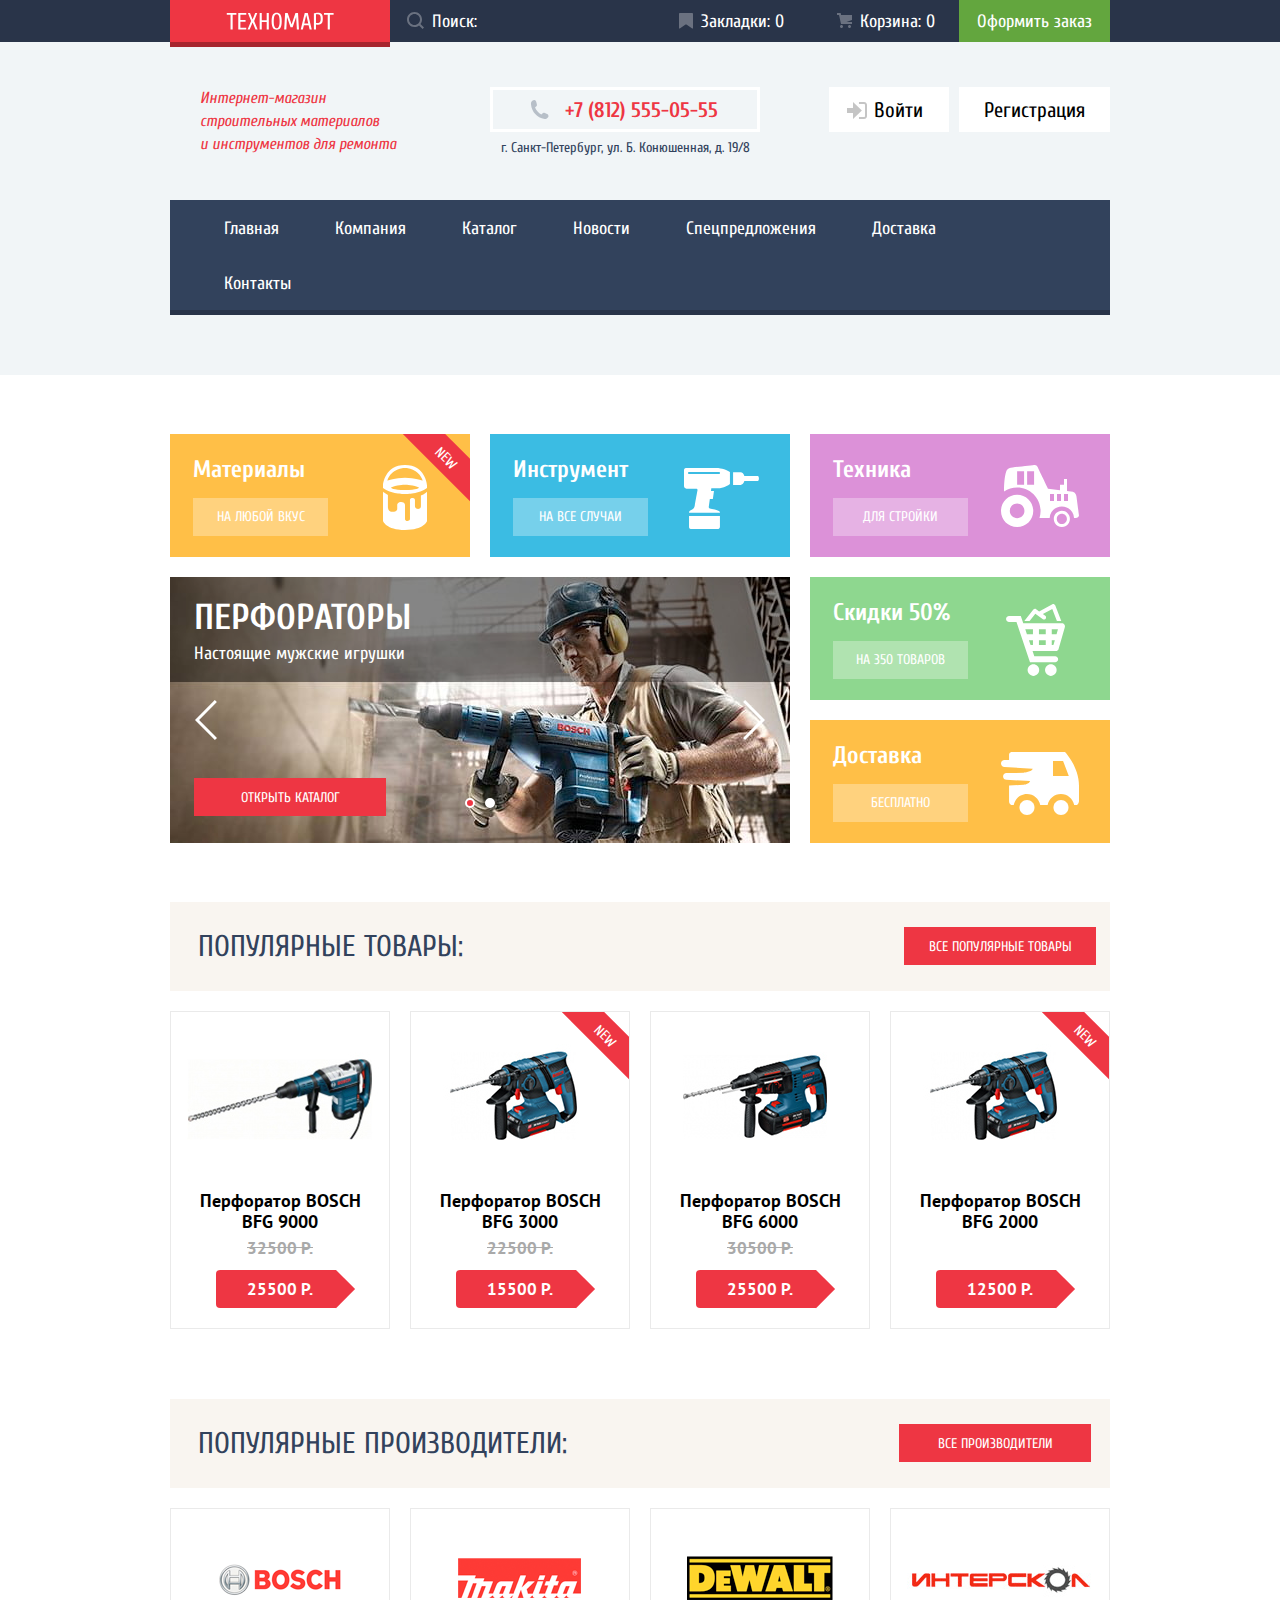
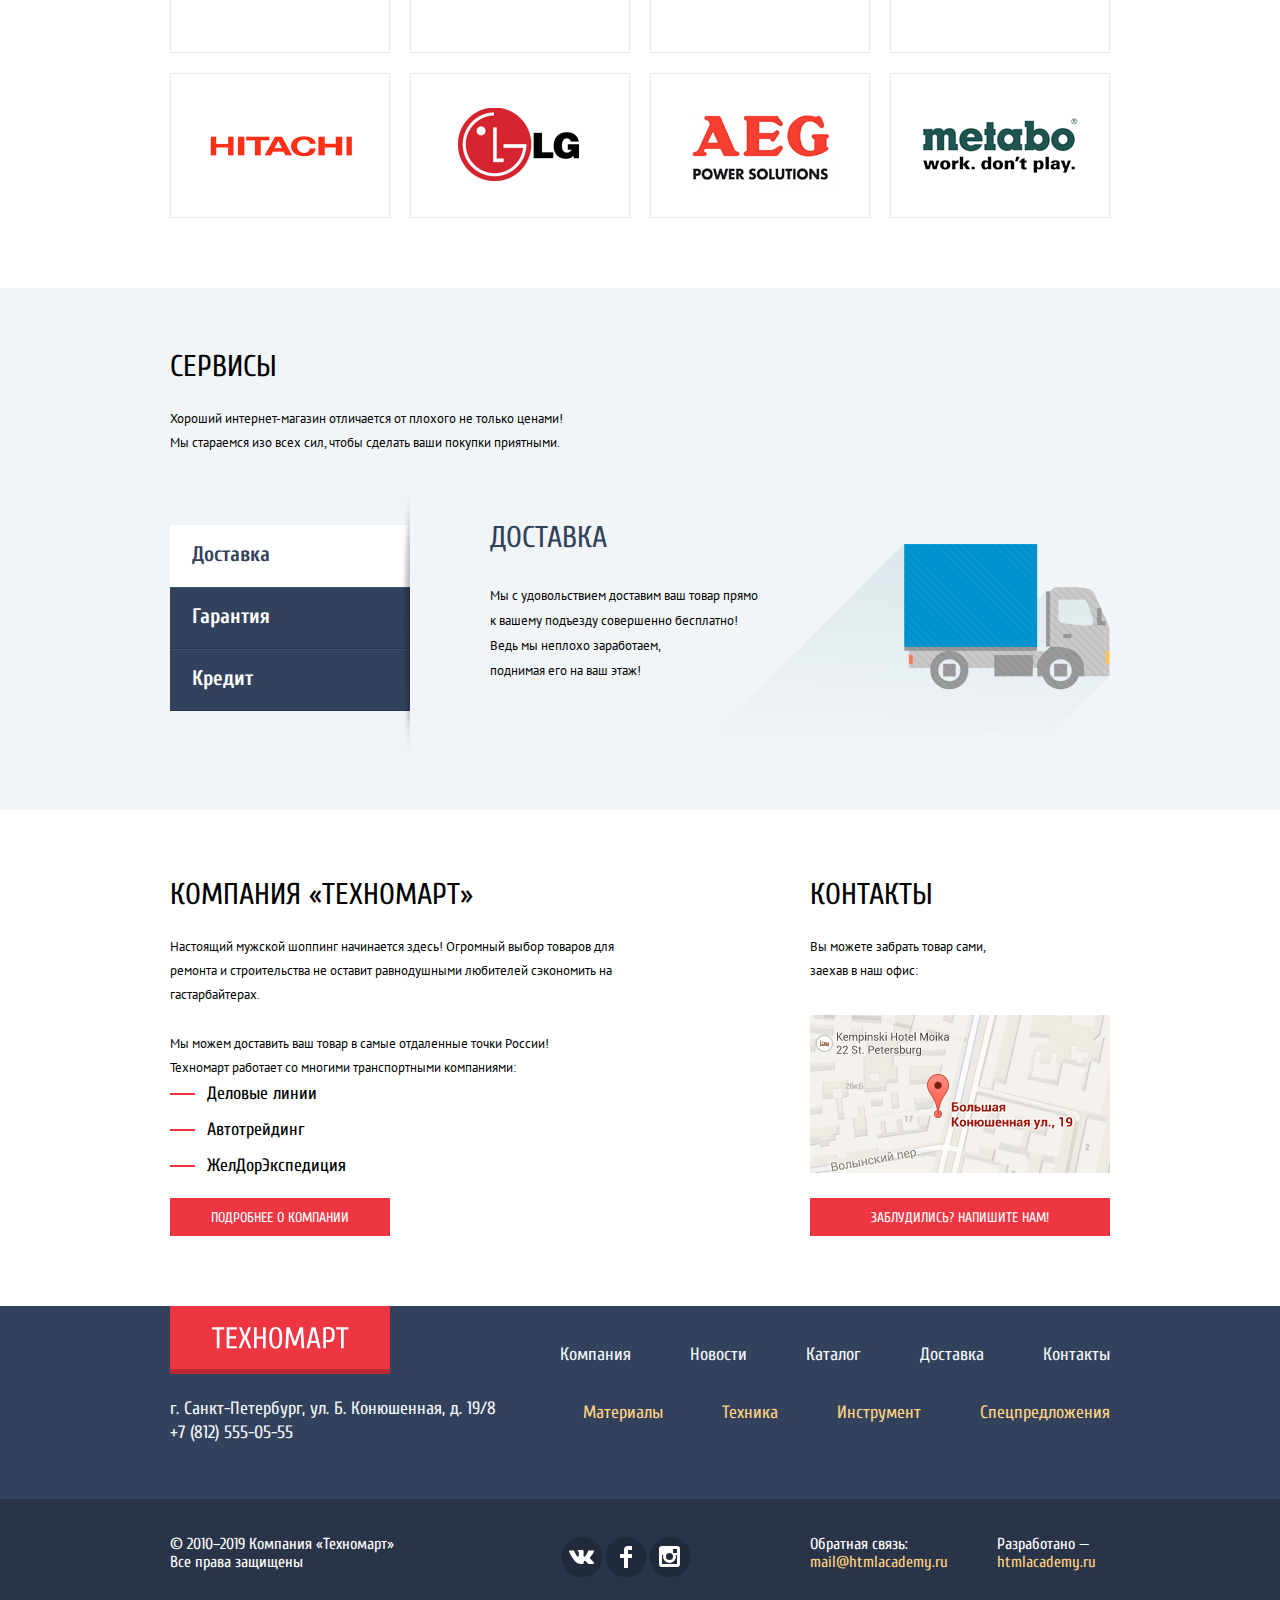
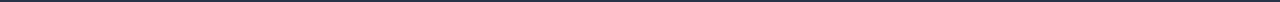
<file: index.html>
<!DOCTYPE html>
<html class="site" lang="ru">

<head>
  <meta charset="utf-8">
  <title>HTML Academy: Техномарт</title>
  <link href="https://fonts.googleapis.com/css2?family=Cuprum:ital,wght@0,400;0,700;1,400&family=PT+Sans:wght@400;700&display=swap" rel="stylesheet">
  <link href="css/normalize.css" rel="stylesheet">
  <link href="css/style.min.css" rel="stylesheet">
</head>

<body class="site-body">

  <header class="site-header">

    <div class="header-topbar">
      <div class="wrapper">
        <div class="topbar-grid-container">

          <a class="site-logo"><img src="img/logo/site-logo.svg" alt="Логотип Техномарт" width="108" height="18"></a>

          <form class="header-search-form" action="https://echo.htmlacademy.ru" method="GET">
            <label class="visually-hidden" for="header-search">Поиск по сайту</label>
            <input class="header-search-field" id="header-search" type="search" placeholder="Поиск:">
            <button class="search-form-button" type="submit">
              <span class="visually-hidden">Найти</span>
              <svg class="search-form-icon" width="17" height="17" viewBox="0 0 17 17" xmlns="http://www.w3.org/2000/svg" fill="currentColor" aria-hidden="true" focusable="false">
                <path fill-rule="evenodd" clip-rule="evenodd" d="M13.458 12.044L17 15.586L15.586 17L12.044 13.458C10.782 14.421 9.21 15 7.5 15C3.35786 15 0 11.6421 0 7.5C0 3.35786 3.35786 0 7.5 0C11.6421 0 15 3.35786 15 7.5C15.0001 9.14309 14.4581 10.7403 13.458 12.044ZM7.5 2C4.467 2 2 4.467 2 7.5C2.00331 10.5362 4.4638 12.9967 7.5 13C10.532 13 13 10.532 13 7.5C13 4.467 10.532 2 7.5 2Z" />
              </svg>
            </button>
          </form>

          <div class="shop-navigation-wrap">
            <ul class="shop-menu-list">
              <li class="shop-menu-item"><a class="shop-menu-link favorites" href="404.html"><span class="shop-menu-label">Закладки:</span> <span class="shop-menu-value">0</span></a></li>
              <li class="shop-menu-item"><a class="shop-menu-link cart" href="404.html"><span class="shop-menu-label">Корзина:</span> <span class="shop-menu-value">0</span></a></li>
            </ul>
            <a class="header-make-order" href="404.html">Оформить заказ</a>
          </div>

        </div>
      </div>
    </div>

    <div class="header-main-content">
      <div class="wrapper">

        <div class="header-main-grid-container">
          <h1 class="header-site-descript">Интернет-магазин <br>строительных материалов <br>и&nbsp;инструментов для ремонта</h1>

          <div class="header-contact-block">
            <a class="header-phone" href="tel:+78125550555">+7 (812) 555-05-55</a>
            <p class="header-address">г. Санкт-Петербург, ул. Б. Конюшенная, д. 19/8</p>
          </div>

          <ul class="user-menu">
            <li class="user-menu-item login">
              <a class="user-menu-link login-link" href="404.html">
                <svg class="login-icon" width="21" height="17" viewBox="0 0 21 17" fill="currentColor" xmlns="http://www.w3.org/2000/svg" aria-hidden="true" focusable="false">
                  <path d="M14.875 8.5L6 0V6H0V11H6V17L14.875 8.5Z"/>
                  <path d="M16.986 15.01H11.959V17H16.986C19.164 17 19.99 15.19 20.015 13.974V3.028C19.99 1.811 19.164 0 16.986 0H11.959V1.99H16.986C17.825 1.99 17.978 2.671 17.996 3.047V13.951C17.979 14.327 17.825 15.01 16.986 15.01Z"/>
                </svg>
                <span class="login-label">Войти</span>
              </a>
            </li>
            <li class="user-menu-item"><a class="user-menu-link" href="404.html">Регистрация</a></li>
          </ul>
        </div>

        <nav class="site-navigation">
          <ul class="main-menu">
            <li class="main-menu-item"><a class="main-menu-link">Главная</a></li>
            <li class="main-menu-item"><a class="main-menu-link" href="404.html">Компания</a></li>
            <li class="main-menu-item"><a class="main-menu-link" href="catalog.html">Каталог</a></li>
            <li class="main-menu-item"><a class="main-menu-link" href="404.html">Новости</a></li>
            <li class="main-menu-item"><a class="main-menu-link" href="404.html">Спецпредложения</a></li>
            <li class="main-menu-item"><a class="main-menu-link" href="404.html">Доставка</a></li>
            <li class="main-menu-item"><a class="main-menu-link" href="404.html">Контакты</a></li>
          </ul>
        </nav>

      </div>
    </div>

  </header>

  <main class="page-content-wrap">

    <section class="page-section index-main">
      <div class="wrapper">

        <h2 class="visually-hidden">Навигация по разделам сайта</h2>

        <div class="promo-menu">

          <div class="promo-menu-item materials new">
            <h3 class="promo-menu-item-title">Материалы</h3>
            <a class="promo-menu-item-link" href="404.html" aria-label="Материалы на любой вкус">На любой вкус</a>
          </div>

          <div class="promo-menu-item tools">
            <h3 class="promo-menu-item-title">Инструмент</h3>
            <a class="promo-menu-item-link" href="404.html" aria-label="Инструмент на все случаи">На все случаи</a>
          </div>

          <div class="promo-menu-item technics">
            <h3 class="promo-menu-item-title">Техника</h3>
            <a class="promo-menu-item-link" href="404.html" aria-label="Техника для стройки">Для стройки</a>
          </div>

          <div class="promo-menu-item sale">
            <h3 class="promo-menu-item-title">Скидки 50%</h3>
            <a class="promo-menu-item-link" href="404.html" aria-label="Скидки 50% на 350 товаров">На 350 товаров</a>
          </div>

          <div class="promo-menu-item delivery">
            <h3 class="promo-menu-item-title">Доставка</h3>
            <a class="promo-menu-item-link" href="404.html" aria-label="Доставка бесплатно">Бесплатно</a>
          </div>

          <div class="promo-slider">

            <div class="promo-slider-list">

              <div class="promo-slider-item active">
                <img src="img/content/slide-rockdrill.jpg" alt="Слайд 1 — Сверлим бетонную стену большим перфоратором" width="620" height="266">

                <div class="promo-slider-content-container">
                  <div class="promo-slider-text-wrap">
                    <h3 class="promo-slider-title">Перфораторы</h3>
                    <p class="promo-slider-tagline">Настоящие мужские игрушки</p>
                  </div>
                  <a class="button promo-slider-item-button" href="catalog.html">Открыть каталог</a>
                </div>
              </div>

              <div class="promo-slider-item">
                <img src="img/content/slide-drill.jpg" alt="Слайд 2 — Сверлим кирпичную стену обычной дрелью" width="620" height="266">

                <div class="promo-slider-content-container">
                  <div class="promo-slider-text-wrap">
                    <h3 class="promo-slider-title">Дрели</h3>
                    <p class="promo-slider-tagline">Соседям на радость</p>
                  </div>
                  <a class="button promo-slider-item-button" href="catalog.html">Открыть каталог</a>
                </div>
              </div>

            </div>

            <div class="promo-slider-nav">
              <button type="button" class="slider-button-prev">
                <svg width="23" height="41" viewBox="0 0 23 41" fill="currentColor" xmlns="http://www.w3.org/2000/svg" aria-hidden="true" focusable="false">
                  <path d="M20.8,1l2.1,2.1L5.1,20.9L23,38.9L20.9,41L1,20.9L20.8,1z"/>
                </svg>
                <span class="visually-hidden">Листать слайдер назад</span>
              </button>
              <button type="button" class="slider-button-next">
                <svg width="23" height="41" viewBox="0 0 23 41" fill="currentColor" xmlns="http://www.w3.org/2000/svg" aria-hidden="true" focusable="false">
                  <path d="M22,20.9L2.1,41L0,38.9l17.8-17.9L0.1,3.1L2.1,1L22,20.9z"/>
                </svg>
                <span class="visually-hidden">Листать слайдер вперед</span></button>
            </div>

            <div class="promo-slider-pagination">
              <button type="button" class="promo-slider-pagination-bullet active"><span class="visually-hidden">Слайд 1</span></button>
              <button type="button" class="promo-slider-pagination-bullet"><span class="visually-hidden">Слайд 2</span></button>
            </div>

          </div>

        </div>

        <section class="index-catalog-section">
          <div class="catalog-section-header">
            <h2 class="catalog-section-title">Популярные товары:</h2>
            <a class="button" href="404.html">Все популярные товары</a>
          </div>

          <ul class="index-catalog-list">
            <li class="product-card">
              <div class="product-card-info">
                <a href="404.html"><h3 class="product-card-title">Перфоратор BOSCH BFG 9000</h3></a>
                <div class="product-card-price">
                  <span class="price-last">32500 Р.</span>
                  <span class="price-now">25500 Р.</span>
                </div>
              </div>
              <div class="product-card-previews"> 
                <a class="product-card-preview-link" href="404.html"><img class="product-card-thumb" src="img/catalog/products/bosch-bfg-9000.jpg" alt="Перфоратор с вертикальным расположением двигателя работающий от сети" width="218" height="174"></a>
              </div>
              <div class="product-card-buttons">
                <a class="card-button buy" href="404.html" aria-label="Добавить товар в корзину"><span class="card-button-buy-label">Купить</span></a>
                <a class="card-button add-favorite" href="404.html" aria-label="Добавить товар в закладки">В закладки</a>
              </div>
            </li>
            <li class="product-card new">
              <div class="product-card-info">
                <a href="404.html"><h3 class="product-card-title">Перфоратор BOSCH BFG 3000</h3></a>
                <div class="product-card-price">
                  <span class="price-last">22500 Р.</span>
                  <span class="price-now">15500 Р.</span>
                </div>
              </div>
              <div class="product-card-previews"> 
                <a class="product-card-preview-link" href="404.html"><img class="product-card-thumb" src="img/catalog/products/bosch-bfg-3000.jpg" alt="Небольшой аккумуляторный перфоратор" width="218" height="174"></a>
              </div>
              <div class="product-card-buttons">
                <a class="card-button buy" href="404.html" aria-label="Добавить товар в корзину"><span class="card-button-buy-label">Купить</span></a>
                <a class="card-button add-favorite" href="404.html" aria-label="Добавить товар в закладки">В закладки</a>
              </div>
            </li>
            <li class="product-card">
              <div class="product-card-info">
                <a href="404.html"><h3 class="product-card-title">Перфоратор BOSCH BFG 6000</h3></a>
                <div class="product-card-price">
                  <span class="price-last">30500 Р.</span>
                  <span class="price-now">25500 Р.</span>
                </div>
              </div>
              <div class="product-card-previews"> 
                <a class="product-card-preview-link" href="404.html"><img class="product-card-thumb" src="img/catalog/products/bosch-bfg-6000.jpg" alt="Небольшой аккумуляторный перфоратор" width="218" height="174"></a>
              </div>
              <div class="product-card-buttons">
                <a class="card-button buy" href="404.html" aria-label="Добавить товар в корзину"><span class="card-button-buy-label">Купить</span></a>
                <a class="card-button add-favorite" href="404.html" aria-label="Добавить товар в закладки">В закладки</a>
              </div>
            </li>
            <li class="product-card new">
              <div class="product-card-info">
                <a href="404.html"><h3 class="product-card-title">Перфоратор BOSCH BFG 2000</h3></a>
                <div class="product-card-price">
                  <span class="price-now">12500 Р.</span>
                </div>
              </div>
              <div class="product-card-previews"> 
                <a class="product-card-preview-link" href="404.html"><img class="product-card-thumb" src="img/catalog/products/bosch-bfg-2000.jpg" alt="Небольшой аккумуляторный перфоратор" width="218" height="174"></a>
              </div>
              <div class="product-card-buttons">
                <a class="card-button buy" href="404.html" aria-label="Добавить товар в корзину"><span class="card-button-buy-label">Купить</span></a>
                <a class="card-button add-favorite" href="404.html" aria-label="Добавить товар в закладки">В закладки</a>
              </div>
            </li>
          </ul>

        </section>

        <section class="index-catalog-section">

          <div class="catalog-section-header popular-brands">
            <h2 class="catalog-section-title">Популярные производители:</h2>
            <a class="button" href="404.html">Все производители</a>
          </div>

          <ul class="index-catalog-list brands">
            <li class="brand-card"><a class="brand-card-link" href="404.html"><img class="brand-card-thumb" src="img/catalog/brands/bosch.png" alt="Продукция производителя Bosch" width="218" height="143"></a></li>
            <li class="brand-card"><a class="brand-card-link" href="404.html"><img class="brand-card-thumb" src="img/catalog/brands/makita.png" alt="Продукция производителя Makita" width="218" height="143"></a></li>
            <li class="brand-card"><a class="brand-card-link" href="404.html"><img class="brand-card-thumb" src="img/catalog/brands/dewalt.png" alt="Продукция производителя DeWalt" width="218" height="143"></a></li>
            <li class="brand-card"><a class="brand-card-link" href="404.html"><img class="brand-card-thumb" src="img/catalog/brands/interskol.png" alt="Продукция производителя Интерскол" width="218" height="143"></a></li>
            <li class="brand-card"><a class="brand-card-link" href="404.html"><img class="brand-card-thumb" src="img/catalog/brands/hitachi.png" alt="Продукция производителя Hitachi" width="218" height="143"></a></li>
            <li class="brand-card"><a class="brand-card-link" href="404.html"><img class="brand-card-thumb" src="img/catalog/brands/lg.png" alt="Продукция производителя LG" width="218" height="143"></a></li>
            <li class="brand-card"><a class="brand-card-link" href="404.html"><img class="brand-card-thumb" src="img/catalog/brands/aeg.png" alt="Продукция производителя AEG" width="218" height="143"></a></li>
            <li class="brand-card"><a class="brand-card-link" href="404.html"><img class="brand-card-thumb" src="img/catalog/brands/metabo.png" alt="Продукция производителя Metabo" width="218" height="143"></a></li>
          </ul>

        </section>
      </div>
    </section><!-- .page-section -->

    <section class="page-section grey-bg">
      <div class="wrapper">

        <div class="text-content">
          <h2 class="page-section-title">Сервисы</h2>
          <p>Хороший интернет-магазин отличается от плохого не только ценами! <br>Мы стараемся изо всех сил, чтобы сделать
            ваши покупки приятными.</p>
        </div>

        <div class="services-tabs">

          <ul class="tabs-nav">
            <li class="tabs-nav-item active"><a href="#Delivery" aria-label="Переключение слайдера на информацию о доставке">Доставка</a></li>
            <li class="tabs-nav-item"><a href="#Warranty" aria-label="Переключение слайдера на информацию о гарантии">Гарантия</a></li>
            <li class="tabs-nav-item"><a href="#Сredit" aria-label="Переключение слайдера на информацию о кредитовании">Кредит</a></li>
          </ul>

          <div class="tabs-content">
            <div id="Delivery" class="tab-item delivery current-item">
              <h3 class="tab-item-title">Доставка</h3>
              <p class="tab-item-text">Мы с удовольствием доставим ваш товар прямо <br>к вашему подъезду совершенно бесплатно! <br>Ведь мы неплохо заработаем, <br>поднимая его на ваш этаж!</p>
            </div>
            <div id="Warranty" class="tab-item warranty">
              <h3 class="tab-item-title">Гарантия</h3>
              <!-- В данном месте считаю нецелесообразным подгонять тестовый блок под PixelPerfect, т.к. это явная "недосмотренность дизайнера" — блок просто немного съехал с общей сетки. Тоже самое касается фоновых картинок на двух последних слайдах: на макете они выходят за пределы блока и всего контейнера сайта, а в верстке упираются в край. -->
              <p class="tab-item-text">Если купленный у нас товар поломается или заискрит, а&nbsp;также в случае пожара, спровоцированного его возгоранием, вы всегда можете быть уверены в нашей гарантии. Мы обменяем сгоревший товар на новый. Дом уж восстановите как-нибудь сами.</p>
            </div>
            <div id="Сredit" class="tab-item credit">
              <h3 class="tab-item-title">Кредит</h3>
              <p class="tab-item-text">Залезть в долговую яму стало проще! <br>Кредитные консультанты придут вам на помощь.</p>
              <a class="button button-credit-request" href="404.html">Отправить заявку</a>
            </div>
          </div>

        </div>

      </div>
    </section><!-- .page-section -->

    <section class="page-section index-about">
      <div class="wrapper">

        <h2 class="visually-hidden">О компании</h2>

        <div class="index-about-grid-container">

          <div class="index-about-company">
            <h3 class="page-section-title">Компания «Техномарт»</h3>
            <p>Настоящий мужской шоппинг начинается здесь! Огромный выбор товаров для ремонта и строительства не оставит
              равнодушными любителей сэкономить на гастарбайтерах.</p>
            <p>Мы можем доставить ваш товар в самые отдаленные точки России! <br>Техномарт работает со многими транспортными
              компаниями:</p>
            <ul class="stylized-list">
              <li class="stylized-list-item">Деловые линии</li>
              <li class="stylized-list-item">Автотрейдинг</li>
              <li class="stylized-list-item">ЖелДорЭкспедиция</li>
            </ul>
            <a class="button index-about-button" href="404.html">Подробнее о компании</a>
          </div>

          <div class="index-about-contact">
            <h3 class="page-section-title">Контакты</h3>
            <p>Вы можете забрать товар сами, <br>заехав в наш офис:</p>
            <a class="index-map-link" href="https://goo.gl/maps/CBXPhRJXxiLYH4ySA" target="_blank"><img src="img/content/map.jpg" alt="Офис компании по адресу ул. Большая Конюшенная 19/8, Санкт-Петербург" width="300" height="158"></a>
            <a class="button contact-us" href="404.html">Заблудились? Напишите нам!</a>
          </div>

        </div>

      </div>
    </section><!-- .page-section -->

  </main>

  <footer class="site-footer">

    <div class="footer-upper">
      <div class="wrapper">
        <div class="footer-upper-grid-container">

          <div class="footer-contact-wrap">
            <a class="footer-logo"><img src="img/logo/site-logo.svg" alt="Логотип «Техномарт»" width="138" height="23"></a>
            <address>
              <p class="footer-address">г. Санкт-Петербург, ул. Б. Конюшенная, д. 19/8 <br><a class="footer-phone" href="tel:+78125550555">+7 (812) 555-05-55</a></p>
            </address>
          </div>

          <div class="footer-nav-wrap">
            <ul class="footer-site-nav">
              <li class="footer-site-nav-item"><a class="footer-site-nav-link" href="404.html">Компания</a></li>
              <li class="footer-site-nav-item"><a class="footer-site-nav-link" href="404.html">Новости</a></li>
              <li class="footer-site-nav-item"><a class="footer-site-nav-link" href="catalog.html">Каталог</a></li>
              <li class="footer-site-nav-item"><a class="footer-site-nav-link" href="404.html">Доставка</a></li>
              <li class="footer-site-nav-item"><a class="footer-site-nav-link" href="404.html">Контакты</a></li>
            </ul>

            <ul class="footer-product-nav">
              <li class="footer-product-nav-item"><a class="footer-product-nav-link" href="404.html">Материалы</a></li>
              <li class="footer-product-nav-item"><a class="footer-product-nav-link" href="404.html">Техника</a></li>
              <li class="footer-product-nav-item"><a class="footer-product-nav-link" href="404.html">Инструмент</a></li>
              <li class="footer-product-nav-item"><a class="footer-product-nav-link" href="404.html">Спецпредложения</a></li>
            </ul>
          </div>

        </div>
      </div>
    </div>

    <div class="footer-trim">
      <div class="wrapper">
        <div class="footer-trim-grid-container">

          <p class="copyright">© 2010–2019 Компания «Техномарт» <br>Все права защищены</p>

          <ul class="footer-socials">
            <li class="footer-socials-item">
              <a class="footer-socials-link" href="https://vk.com/denistugov" target="_blank">
                <span class="visually-hidden">Вконтакте</span>
                <svg class="social-button-icon" width="44" height="44" viewBox="0 0 44 44" xmlns="http://www.w3.org/2000/svg" fill="currentColor" aria-hidden="true" focusable="false">
                  <circle class="social-button-bg" cx="22" cy="22" r="20.33"/>
                  <path d="M24.5403 25.7281C25.4609 25.4384 26.6395 27.6406 27.8943 28.4834C28.836 29.1219 29.5573 28.9841 29.5573 28.9841L32.9017 28.9372C32.9017 28.9372 34.6495 28.8322 33.8232 27.4803C33.7549 27.3678 33.3389 26.4781 31.334 24.6472C29.2376 22.7319 29.5217 23.0422 32.0456 19.7309C33.5835 17.7125 34.1988 16.4797 34.0062 15.9547C33.8213 15.4494 32.6918 15.5806 32.6918 15.5806L28.9237 15.6059C28.5568 15.6069 28.2458 15.7175 28.1042 16.0887C28.1013 16.0925 27.5062 17.6506 26.7127 18.9753C25.0362 21.7775 24.3669 21.9266 24.0896 21.7512C23.4531 21.3453 23.6139 20.1228 23.6139 19.2537C23.6139 16.5378 24.0299 15.4053 22.7992 15.1128C22.388 15.0153 22.0876 14.9516 21.0389 14.9422C19.6985 14.9225 18.5603 14.9422 17.9151 15.2506C17.4866 15.4597 17.1582 15.9181 17.3575 15.9444C17.6079 15.9772 18.1693 16.0944 18.4697 16.4937C18.8559 17.0112 18.8443 18.1709 18.8443 18.1709C18.8443 18.1709 19.0649 21.3687 18.3243 21.7653C17.8159 22.0372 17.1206 21.4822 15.6252 18.9378C14.8615 17.6366 14.2847 16.1984 14.2847 16.1984C14.2847 16.1984 14.173 15.9312 13.9708 15.785C13.73 15.6116 13.393 15.5562 13.393 15.5562L9.81656 15.5787C9.81656 15.5787 9.27923 15.5937 9.08182 15.8244C8.90656 16.0287 9.06738 16.4506 9.06738 16.4506C9.06738 16.4506 11.8686 22.9016 15.0406 26.1509C17.9488 29.1341 21.2537 28.9362 21.2537 28.9362H22.7511C22.7511 28.9362 23.2027 28.8856 23.4338 28.6437C23.6495 28.4187 23.6399 27.9959 23.6399 27.9959C23.6399 27.9959 23.61 26.0187 24.5403 25.7281Z" fill="#fff"/>
                </svg>
              </a>
            </li>
            <li class="footer-socials-item">
              <a class="footer-socials-link" href="https://www.facebook.com/denis.tugov" target="_blank">
                <span class="visually-hidden">Фейсбук</span>
                <svg class="social-button-icon" width="44" height="44" viewBox="0 0 44 44" xmlns="http://www.w3.org/2000/svg" fill="currentColor" aria-hidden="true" focusable="false">
                  <circle class="social-button-bg" cx="22" cy="22" r="20.33"/>
                  <path d="M28 15v-4h-4a4 4 0 00-4 4v4h-4v4h4v10h4V23h4v-4h-4v-4z" fill="#fff"/>
                </svg>
              </a>
            </li>
            <li class="footer-socials-item">
              <a class="footer-socials-link" href="https://www.instagram.com/den0015" target="_blank">
                <span class="visually-hidden">Инстаграм</span>
                <svg class="social-button-icon" width="44" height="44" viewBox="0 0 44 44" xmlns="http://www.w3.org/2000/svg" fill="currentColor" aria-hidden="true" focusable="false">
                  <circle class="social-button-bg" cx="22" cy="22" r="20.33"/>
                  <path fill-rule="evenodd" clip-rule="evenodd" d="M14 11h15a3 3 0 013 3v15a3 3 0 01-3 3H14a3 3 0 01-3-3V14a3 3 0 013-3zm11 10.5a3.5 3.5 0 10-7 0 3.5 3.5 0 007 0zM14 29v-9h1.18a6.5 6.5 0 1012.64 0H29v9H14zm11-11h4v-4h-4v4z" fill="#fff"/>
                </svg>
              </a>
            </li>
          </ul>

          <div class="footer-signature">
            <p class="reply">Обратная связь: <br><a class="footer-trim-link" href="mailto:mail@htmlacademy.ru">mail@htmlacademy.ru</a></p>
            <p class="designed">Разработано — <br><a class="footer-trim-link" href="https://htmlacademy.ru/intensive/htmlcss" target="_blank">htmlacademy.ru</a></p>
          </div>

        </div>        
      </div>
    </div>

  </footer>

  <section class="modal modal-write-us">
    <h2 class="visually-hidden">Написать нам сообщение</h2>
    <form class="write-us-form" action="https://echo.htmlacademy.ru" method="post">
      <div class="write-us-form-fields-wrap">
        <p class="write-us-form-field-item">
          <label class="write-us-form-label" for="your-name">Ваше имя:</label>
          <input class="write-us-form-field" id="your-name" type="text" name="name" placeholder="Имя Фамилия">
        </p>
        <p class="write-us-form-field-item">
          <label class="write-us-form-label" for="your-email">Ваш e-mail:</label>
          <input class="write-us-form-field" id="your-email" type="email" name="email" placeholder="email@example.com">  
        </p>
        <p class="write-us-form-field-item textarea">
          <label class="write-us-form-label" for="message-text">Текст письма:</label>
          <textarea class="write-us-form-field write-us-textarea-field" id="message-text" name="message" rows="6" placeholder="В свободной форме"></textarea>
        </p>
      </div>
      <div class="write-us-form-submit-wrap">
        <button class="button write-us-form-button" type="submit">Отправить</button>
      </div>
    </form>
    <button class="modal-close" type="button" aria-label="Закрыть"></button>
  </section>
  
  <section class="modal modal-map">
    <h2 class="visually-hidden">Как до нас добраться</h2>  
    <iframe src="https://www.google.com/maps/embed?pb=!1m18!1m12!1m3!1d1998.5807900259422!2d30.319281577482133!3d59.93909805874994!2m3!1f0!2f0!3f0!3m2!1i1024!2i768!4f13.1!3m3!1m2!1s0x4696310fca145cc1%3A0x42b32648d8238007!2z0JHQvtC70YzRiNCw0Y8g0JrQvtC90Y7RiNC10L3QvdCw0Y8g0YPQuy4sIDE5LzgsINCh0LDQvdC60YIt0J_QtdGC0LXRgNCx0YPRgNCzLCAxOTExODY!5e0!3m2!1sru!2sru!4v1603830267098!5m2!1sru!2sru" width="940" height="442" allowfullscreen title="Офис компании по адресу ул. Большая Конюшенная 19/8, Санкт-Петербург"></iframe>
    <button class="modal-close" type="button" aria-label="Закрыть"></button>
  </section>

  <script src="js/scripts.min.js"></script>

</body>
</html>
</file>
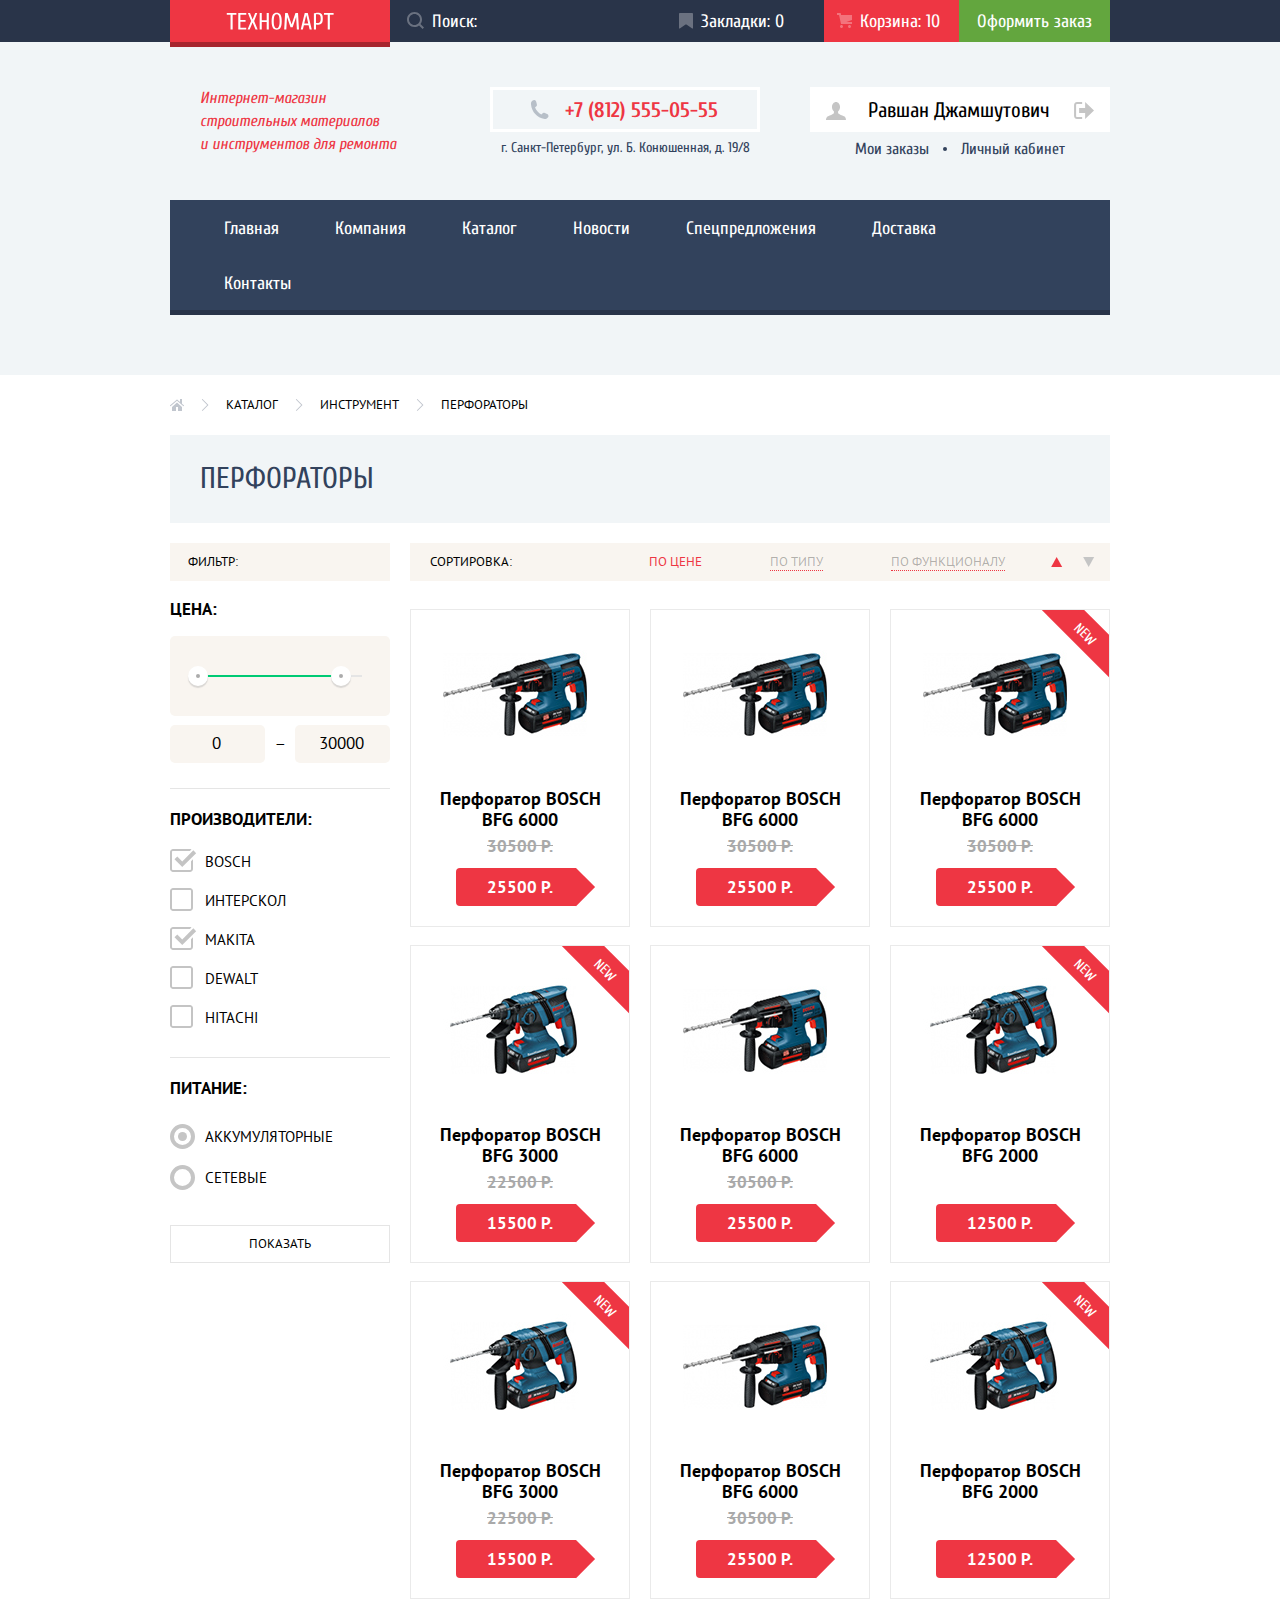
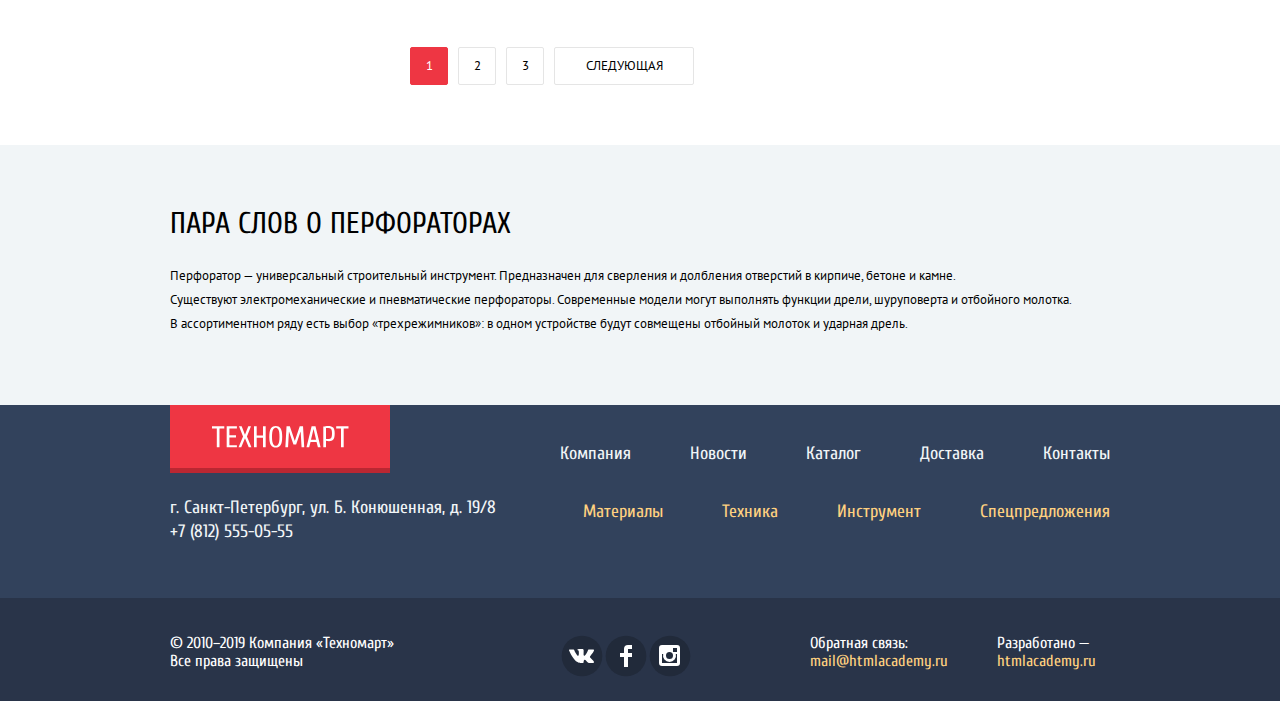
<file: catalog.html>
<!DOCTYPE html>
<html class="site" lang="ru">

<head>
  <meta charset="utf-8">
  <title>HTML Academy: Техномарт</title>
  <link href="https://fonts.googleapis.com/css2?family=Cuprum:ital,wght@0,400;0,700;1,400&family=PT+Sans:wght@400;700&display=swap" rel="stylesheet">
  <link href="css/normalize.css" rel="stylesheet">
  <link href="css/style.min.css" rel="stylesheet">
</head>

<body class="site-body">

  <header class="site-header">

    <div class="header-topbar">
      <div class="wrapper">
        <div class="topbar-grid-container">

          <a class="site-logo" href="index.html"><img src="img/logo/site-logo.svg" alt="Логотип Техномарт — переход на главную" width="108" height="18"></a>

          <form class="header-search-form" action="https://echo.htmlacademy.ru" method="GET">
            <label class="visually-hidden" for="header-search">Поиск по сайту</label>
            <input class="header-search-field" id="header-search" type="search" placeholder="Поиск:">
            <button class="search-form-button" type="submit">
              <span class="visually-hidden">Найти</span>
              <svg class="search-form-icon" width="17" height="17" viewBox="0 0 17 17" xmlns="http://www.w3.org/2000/svg" fill="currentColor" aria-hidden="true" focusable="false">
                <path fill-rule="evenodd" clip-rule="evenodd" d="M13.458 12.044L17 15.586L15.586 17L12.044 13.458C10.782 14.421 9.21 15 7.5 15C3.35786 15 0 11.6421 0 7.5C0 3.35786 3.35786 0 7.5 0C11.6421 0 15 3.35786 15 7.5C15.0001 9.14309 14.4581 10.7403 13.458 12.044ZM7.5 2C4.467 2 2 4.467 2 7.5C2.00331 10.5362 4.4638 12.9967 7.5 13C10.532 13 13 10.532 13 7.5C13 4.467 10.532 2 7.5 2Z" />
              </svg>
            </button>
          </form>

          <div class="shop-navigation-wrap">
            <ul class="shop-menu-list">
              <li class="shop-menu-item"><a class="shop-menu-link favorites" href="404.html"><span class="shop-menu-label">Закладки:</span> <span class="shop-menu-value">0</span></a></li>
              <li class="shop-menu-item"><a class="shop-menu-link cart full" href="404.html"><span class="shop-menu-label">Корзина:</span> <span class="shop-menu-value">10</span></a></li>
            </ul>
            <a class="header-make-order" href="404.html">Оформить заказ</a>
          </div>

        </div>
      </div>
    </div>

    <div class="header-main-content">
      <div class="wrapper">

        <div class="header-main-grid-container">
          <p class="header-site-descript">Интернет-магазин <br>строительных материалов <br>и&nbsp;инструментов для ремонта</p>

          <div class="header-contact-block">
            <a class="header-phone" href="tel:+78125550555">+7 (812) 555-05-55</a>
            <p class="header-address">г. Санкт-Петербург, ул. Б. Конюшенная, д. 19/8</p>
          </div>

          <div class="user-logged-wrap">
            <div class="user-logged-block">              
              <a class="user-profile-link" href="404.html" aria-label="Открыть профайл">
                <svg class="user-icon" width="20" height="18" viewBox="0 0 20 18" fill="currentColor" xmlns="http://www.w3.org/2000/svg" aria-hidden="true" focusable="false">
                  <path d="M17.881 14.166C15.737 13.431 13.625 12.5 12.674 11.776C12.017 11.275 11.904 10.158 12.157 9.361C13.275 8.458 14.021 6.884 14.021 5.083C14.021 2.276 12.221 0 10 0C7.77902 0 5.97901 2.276 5.97901 5.083C5.97901 6.884 6.72501 8.457 7.84201 9.36C8.09501 10.158 7.98302 11.275 7.32502 11.776C6.37502 12.5 4.26201 13.43 2.11801 14.166C-0.0259852 14.902 1.48343e-05 18 1.48343e-05 18H20C20 18 20.025 14.901 17.881 14.166Z"/>
                </svg>
                <span class="user-logged-name">Равшан Джамшутович</span>
              </a> 
              <a class="exit-link" href="404.html">
                <span class="visually-hidden">Выйти из аккаунта</span>
                <svg class="user-logout-icon" width="20" height="17" viewBox="0 0 20 17" xmlns="http://www.w3.org/2000/svg" fill="currentColor" aria-hidden="true" focusable="false">          
                  <path d="M20 8.5L11.125 0V6H5.125V11H11.125V17L20 8.5Z"/>          
                  <path d="M2.10598 13.952V3.048C2.12398 2.672 2.27698 1.991 3.11598 1.991H8.14297V0H3.11598C0.937975 0 0.111975 1.81 0.0869751 3.027V13.973C0.111975 15.189 0.937975 17 3.11598 17H8.14297V15.01H3.11598C2.27698 15.01 2.12398 14.327 2.10598 13.952Z"/>
                </svg>
              </a>
            </div>
            
            <ul class="user-logged-menu">
              <li class="user-logged-menu-item"><a class="user-logged-menu-link" href="404.html">Мои заказы</a></li>
              <li class="user-logged-menu-item"><a class="user-logged-menu-link" href="404.html">Личный кабинет</a></li>
            </ul>
          </div>          
        </div>

        <nav class="site-navigation">
          <ul class="main-menu">
            <li class="main-menu-item"><a class="main-menu-link" href="index.html">Главная</a></li>
            <li class="main-menu-item"><a class="main-menu-link" href="404.html">Компания</a></li>
            <li class="main-menu-item"><a class="main-menu-link">Каталог</a></li>
            <li class="main-menu-item"><a class="main-menu-link" href="404.html">Новости</a></li>
            <li class="main-menu-item"><a class="main-menu-link" href="404.html">Спецпредложения</a></li>
            <li class="main-menu-item"><a class="main-menu-link" href="404.html">Доставка</a></li>
            <li class="main-menu-item"><a class="main-menu-link" href="404.html">Контакты</a></li>
          </ul>
        </nav>

      </div>
    </div>

  </header>

  <main class="page-content-wrap">

    <section class="page-section catalog-main">
      <div class="wrapper">

      <ul class="breadcrumbs">
        <li class="breadcrumbs-item"><a class="breadcrumbs-link homepage" href="index.html"><span class="visually-hidden">Главная</span></a></li>
        <li class="breadcrumbs-item"><a class="breadcrumbs-link" href="catalog.html">Каталог</a></li>
        <li class="breadcrumbs-item"><a class="breadcrumbs-link" href="404.html">Инструмент</a></li>
        <li class="breadcrumbs-item"><a class="breadcrumbs-link current-item">Перфораторы</a></li>
      </ul>

      <h1 class="catalog-main-title"><span class="visually-hidden">Каталог товаров:</span> Перфораторы</h1>

      <div class="catalog-content-container">

        <section class="catalog-filters">
          <h2 class="catalog-filters-title">Фильтр:</h2>

          <form class="filter-panel" action="https://echo.htmlacademy.ru" method="GET">

            <fieldset class="filter-item">
              <legend class="filter-item-title">Цена:</legend>
              <div class="range-price">
                <div class="range-controls">
                  <div class="range-scale">
                    <div class="range-progress" style="width: 87%;"></div>
                    <button class="range-toggle range-toggle-min" type="button"><span class="visually-hidden">Регулятор минимальной цены</span></button>
                    <button class="range-toggle range-toggle-max" type="button" style="left: 87%"><span class="visually-hidden">Регулятор максимальной цены</span></button>
                  </div>                  
                </div>
                <div class="price-controls">
                  <label class="visually-hidden" for="min-price-value">Значение минимальной цены</label>
                  <input class="price-value" id="min-price-value" type="number" name="min-price" min="0" max="30000" step="500" value="0">
                  <span>—</span>
                  <label class="visually-hidden" for="max-price-value">Значение максимальной цены</label>
                  <input class="price-value" id="max-price-value" type="number" name="max-price" min="0" max="30000" step="500" value="30000">
                </div>
              </div>
            </fieldset>

            <fieldset class="filter-item">
              <legend class="filter-item-title">Производители:</legend>
              <ul class="filter-options-list">
                <li class="filter-option filter-brand">
                  <input class="visually-hidden filter-input-checkbox" type="checkbox" name="bosch" id="filter-bosch" checked>
                  <label class="filter-option-label" for="filter-bosch">Bosch</label>
                </li>
                <li class="filter-option filter-brand">
                  <input class="visually-hidden filter-input-checkbox" type="checkbox" name="interskol" id="filter-interskol">
                  <label class="filter-option-label" for="filter-interskol">Интерскол</label>
                </li>
                <li class="filter-option filter-brand">
                  <input class="visually-hidden filter-input-checkbox" type="checkbox" name="makita" id="filter-makita" checked>
                  <label class="filter-option-label" for="filter-makita">Makita</label>
                </li>
                <li class="filter-option filter-brand">
                  <input class="visually-hidden filter-input-checkbox" type="checkbox" name="dewalt" id="filter-dewalt">
                  <label class="filter-option-label" for="filter-dewalt">Dewalt</label>
                </li>
                <li class="filter-option filter-brand">
                  <input class="visually-hidden filter-input-checkbox" type="checkbox" name="hitachi" id="filter-hitachi">
                  <label class="filter-option-label" for="filter-hitachi">Hitachi</label>
                </li>
              </ul>
            </fieldset>

            <fieldset class="filter-item">
              <legend class="filter-item-title">Питание:</legend>
              <ul class="filter-options-list">
                <li class="filter-option filter-power">
                  <input class="visually-hidden filter-input-radio" type="radio" name="power-type" value="battery" id="filter-battery" checked>
                  <label class="filter-option-label" for="filter-battery">Аккумуляторные</label>
                </li>
                <li class="filter-option filter-power">
                  <input class="visually-hidden filter-input-radio" type="radio" name="power-type" value="ac-power" id="filter-ac">
                  <label class="filter-option-label" for="filter-ac">Сетевые</label>
                </li>
              </ul>
            </fieldset>

            <button type="submit" class="filter-submit">Показать</button>
            
          </form>

        </section>

        <section class="catalog-sorter">
          <h2 class="catalog-sorter-title">Сортировка:</h2>
          <div class="catalog-sort-links">
            <a class="catalog-sort-link-item current-item" href="catalog?sort=price">По цене</a>
            <a class="catalog-sort-link-item" href="catalog?sort=type">По типу</a>
            <a class="catalog-sort-link-item" href="catalog?sort=function">По функционалу</a>
          </div>
          <div class="catalog-order-nav">
            <a class="catalog-order-nav-item current-item" href="catalog?order=ASC">
              <svg class="order-nav-icon" width="12" height="10" viewBox="0 0 12 10" fill="currentColor" xmlns="http://www.w3.org/2000/svg" aria-hidden="true" focusable="false">
                <path d="M5.66241 0L11.1624 10L0.162415 10"/>
              </svg>
              <span class="visually-hidden">По возрастанию</span>
            </a>
            <a class="catalog-order-nav-item desc" href="catalog?order=DESC">
              <svg class="order-nav-icon" width="12" height="10" viewBox="0 0 12 10" fill="currentColor" xmlns="http://www.w3.org/2000/svg" aria-hidden="true" focusable="false">
                <path d="M5.66241 10L0.162415 0H11.1624"/>
              </svg>              
              <span class="visually-hidden">По убыванию</span>
            </a>
          </div>
        </section>

        <section class="catalog-wrap">

          <h2 class="visually-hidden">Список перфораторов</h2>

          <article class="product-card">
            <div class="product-card-info">
              <a href="404.html"><h3 class="product-card-title">Перфоратор BOSCH BFG 6000</h3></a>
              <div class="product-card-price">
                <span class="price-last">30500 Р.</span>
                <span class="price-now">25500 Р.</span>
              </div>
            </div>
            <div class="product-card-previews"> 
              <a class="product-card-preview-link" href="404.html"><img class="product-card-thumb" src="img/catalog/products/bosch-bfg-6000.jpg" alt="Небольшой аккумуляторный перфоратор" width="218" height="174"></a>
            </div>
            <div class="product-card-buttons">
              <a class="card-button buy" href="404.html" aria-label="Добавить товар в корзину"><span class="card-button-buy-label">Купить</span></a>
              <a class="card-button add-favorite" href="404.html" aria-label="Добавить товар в закладки">В закладки</a>
            </div>
          </article>

          <article class="product-card">
            <div class="product-card-info">
              <a href="404.html"><h3 class="product-card-title">Перфоратор BOSCH BFG 6000</h3></a>
              <div class="product-card-price">
                <span class="price-last">30500 Р.</span>
                <span class="price-now">25500 Р.</span>
              </div>
            </div>
            <div class="product-card-previews"> 
              <a class="product-card-preview-link" href="404.html"><img class="product-card-thumb" src="img/catalog/products/bosch-bfg-6000.jpg" alt="Небольшой аккумуляторный перфоратор" width="218" height="174"></a>
            </div>
            <div class="product-card-buttons">
              <a class="card-button buy" href="404.html" aria-label="Добавить товар в корзину"><span class="card-button-buy-label">Купить</span></a>
              <a class="card-button add-favorite" href="404.html" aria-label="Добавить товар в закладки">В закладки</a>
            </div>
          </article>

          <article class="product-card new">
            <div class="product-card-info">
              <a href="404.html"><h3 class="product-card-title">Перфоратор BOSCH BFG 6000</h3></a>
              <div class="product-card-price">
                <span class="price-last">30500 Р.</span>
                <span class="price-now">25500 Р.</span>
              </div>
            </div>
            <div class="product-card-previews"> 
              <a class="product-card-preview-link" href="404.html"><img class="product-card-thumb" src="img/catalog/products/bosch-bfg-6000.jpg" alt="Небольшой аккумуляторный перфоратор" width="218" height="174"></a>
            </div>
            <div class="product-card-buttons">
              <a class="card-button buy" href="404.html" aria-label="Добавить товар в корзину"><span class="card-button-buy-label">Купить</span></a>
              <a class="card-button add-favorite" href="404.html" aria-label="Добавить товар в закладки">В закладки</a>
            </div>
          </article>

          <article class="product-card new">
            <div class="product-card-info">
              <a href="404.html"><h3 class="product-card-title">Перфоратор BOSCH BFG 3000</h3></a>
              <div class="product-card-price">
                <span class="price-last">22500 Р.</span>
                <span class="price-now">15500 Р.</span>
              </div>
            </div>
            <div class="product-card-previews"> 
              <a class="product-card-preview-link" href="404.html"><img class="product-card-thumb" src="img/catalog/products/bosch-bfg-3000.jpg" alt="Небольшой аккумуляторный перфоратор" width="218" height="174"></a>
            </div>
            <div class="product-card-buttons">
              <a class="card-button buy" href="404.html" aria-label="Добавить товар в корзину"><span class="card-button-buy-label">Купить</span></a>
              <a class="card-button add-favorite" href="404.html" aria-label="Добавить товар в закладки">В закладки</a>
            </div>
          </article>

          <article class="product-card">
            <div class="product-card-info">
              <a href="404.html"><h3 class="product-card-title">Перфоратор BOSCH BFG 6000</h3></a>
              <div class="product-card-price">
                <span class="price-last">30500 Р.</span>
                <span class="price-now">25500 Р.</span>
              </div>
            </div>
            <div class="product-card-previews"> 
              <a class="product-card-preview-link" href="404.html"><img class="product-card-thumb" src="img/catalog/products/bosch-bfg-6000.jpg" alt="Небольшой аккумуляторный перфоратор" width="218" height="174"></a>
            </div>
            <div class="product-card-buttons">
              <a class="card-button buy" href="404.html" aria-label="Добавить товар в корзину"><span class="card-button-buy-label">Купить</span></a>
              <a class="card-button add-favorite" href="404.html" aria-label="Добавить товар в закладки">В закладки</a>
            </div>
          </article>

          <article class="product-card new">
            <div class="product-card-info">
              <a href="404.html"><h3 class="product-card-title">Перфоратор BOSCH BFG 2000</h3></a>
              <div class="product-card-price">
                <span class="price-now">12500 Р.</span>
              </div>
            </div>
            <div class="product-card-previews"> 
              <a class="product-card-preview-link" href="404.html"><img class="product-card-thumb" src="img/catalog/products/bosch-bfg-2000.jpg" alt="Небольшой аккумуляторный перфоратор" width="218" height="174"></a>
            </div>
            <div class="product-card-buttons">
              <a class="card-button buy" href="404.html" aria-label="Добавить товар в корзину"><span class="card-button-buy-label">Купить</span></a>
              <a class="card-button add-favorite" href="404.html" aria-label="Добавить товар в закладки">В закладки</a>
            </div>
          </article>

          <article class="product-card new">
            <div class="product-card-info">
              <a href="404.html"><h3 class="product-card-title">Перфоратор BOSCH BFG 3000</h3></a>
              <div class="product-card-price">
                <span class="price-last">22500 Р.</span>
                <span class="price-now">15500 Р.</span>
              </div>
            </div>
            <div class="product-card-previews"> 
              <a class="product-card-preview-link" href="404.html"><img class="product-card-thumb" src="img/catalog/products/bosch-bfg-3000.jpg" alt="Небольшой аккумуляторный перфоратор" width="218" height="174"></a>
            </div>
            <div class="product-card-buttons">
              <a class="card-button buy" href="404.html" aria-label="Добавить товар в корзину"><span class="card-button-buy-label">Купить</span></a>
              <a class="card-button add-favorite" href="404.html" aria-label="Добавить товар в закладки">В закладки</a>
            </div>
          </article>

          <article class="product-card">
            <div class="product-card-info">
              <a href="404.html"><h3 class="product-card-title">Перфоратор BOSCH BFG 6000</h3></a>
              <div class="product-card-price">
                <span class="price-last">30500 Р.</span>
                <span class="price-now">25500 Р.</span>
              </div>
            </div>
            <div class="product-card-previews"> 
              <a class="product-card-preview-link" href="404.html"><img class="product-card-thumb" src="img/catalog/products/bosch-bfg-6000.jpg" alt="Небольшой аккумуляторный перфоратор" width="218" height="174"></a>
            </div>
            <div class="product-card-buttons">
              <a class="card-button buy" href="404.html" aria-label="Добавить товар в корзину"><span class="card-button-buy-label">Купить</span></a>
              <a class="card-button add-favorite" href="404.html" aria-label="Добавить товар в закладки">В закладки</a>
            </div>
          </article>

          <article class="product-card new">
            <div class="product-card-info">
              <a href="404.html"><h3 class="product-card-title">Перфоратор BOSCH BFG 2000</h3></a>
              <div class="product-card-price">
                <span class="price-now">12500 Р.</span>
              </div>
            </div>
            <div class="product-card-previews"> 
              <a class="product-card-preview-link" href="404.html"><img class="product-card-thumb" src="img/catalog/products/bosch-bfg-2000.jpg" alt="Небольшой аккумуляторный перфоратор" width="218" height="174"></a>
            </div>
            <div class="product-card-buttons">
              <a class="card-button buy" href="404.html" aria-label="Добавить товар в корзину"><span class="card-button-buy-label">Купить</span></a>
              <a class="card-button add-favorite" href="404.html" aria-label="Добавить товар в закладки">В закладки</a>
            </div>
          </article>

        </section>

        <div class="pagination">
          <a class="pagination-item current-item" href="catalog?page=1" aria-label="Страница 1 пагинации">1</a>
          <a class="pagination-item" href="catalog?page=2" aria-label="Страница 2 пагинации">2</a>
          <a class="pagination-item" href="catalog?page=3" aria-label="Страница 3 пагинации">3</a>
          <a class="pagination-item next" href="catalog?page=2" aria-label="Следующая страница пагинации">Следующая</a>
        </div>

      </div>

      </div>
    </section>

    <section class="page-section grey-bg">
      <div class="wrapper">

        <div class="text-content">
          <h2 class="page-section-title">Пара слов о перфораторах</h2>
          <p>Перфоратор — универсальный строительный инструмент. Предназначен для сверления и долбления отверстий в кирпиче,
          бетоне и камне. <br>Существуют электромеханические и пневматические перфораторы. Современные модели могут выполнять
          функции дрели, шуруповерта и отбойного молотка. В&nbsp;ассортиментном ряду есть выбор «трехрежимников»: в одном
          устройстве будут совмещены отбойный молоток и ударная дрель.</p>
        </div>

      </div>
    </section>

  </main>

  <footer class="site-footer">

    <div class="footer-upper">
      <div class="wrapper">
        <div class="footer-upper-grid-container">

          <div class="footer-contact-wrap">
            <a class="footer-logo" href="index.html"><img src="img/logo/site-logo.svg" alt="Логотип «Техномарт» — переход на главную страницу" width="138" height="23"></a>
            <address>
              <p class="footer-address">г. Санкт-Петербург, ул. Б. Конюшенная, д. 19/8 <br><a class="footer-phone" href="tel:+78125550555">+7 (812) 555-05-55</a></p>
            </address>
          </div>

          <div class="footer-nav-wrap">
            <ul class="footer-site-nav">
              <li class="footer-site-nav-item"><a class="footer-site-nav-link" href="404.html">Компания</a></li>
              <li class="footer-site-nav-item"><a class="footer-site-nav-link" href="404.html">Новости</a></li>
              <li class="footer-site-nav-item"><a class="footer-site-nav-link">Каталог</a></li>
              <li class="footer-site-nav-item"><a class="footer-site-nav-link" href="404.html">Доставка</a></li>
              <li class="footer-site-nav-item"><a class="footer-site-nav-link" href="404.html">Контакты</a></li>
            </ul>

            <ul class="footer-product-nav">
              <li class="footer-product-nav-item"><a class="footer-product-nav-link" href="404.html">Материалы</a></li>
              <li class="footer-product-nav-item"><a class="footer-product-nav-link" href="404.html">Техника</a></li>
              <li class="footer-product-nav-item"><a class="footer-product-nav-link" href="404.html">Инструмент</a></li>
              <li class="footer-product-nav-item"><a class="footer-product-nav-link" href="404.html">Спецпредложения</a></li>
            </ul>
          </div>

        </div>
      </div>
    </div>

    <div class="footer-trim">
      <div class="wrapper">
        <div class="footer-trim-grid-container">

          <p class="copyright">© 2010–2019 Компания «Техномарт» <br>Все права защищены</p>

          <ul class="footer-socials">
            <li class="footer-socials-item">
              <a class="footer-socials-link" href="https://vk.com/denistugov" target="_blank">
                <span class="visually-hidden">Вконтакте</span>
                <svg class="social-button-icon" width="44" height="44" viewBox="0 0 44 44" xmlns="http://www.w3.org/2000/svg" fill="currentColor" aria-hidden="true" focusable="false">
                  <circle class="social-button-bg" cx="22" cy="22" r="20.33"/>
                  <path d="M24.5403 25.7281C25.4609 25.4384 26.6395 27.6406 27.8943 28.4834C28.836 29.1219 29.5573 28.9841 29.5573 28.9841L32.9017 28.9372C32.9017 28.9372 34.6495 28.8322 33.8232 27.4803C33.7549 27.3678 33.3389 26.4781 31.334 24.6472C29.2376 22.7319 29.5217 23.0422 32.0456 19.7309C33.5835 17.7125 34.1988 16.4797 34.0062 15.9547C33.8213 15.4494 32.6918 15.5806 32.6918 15.5806L28.9237 15.6059C28.5568 15.6069 28.2458 15.7175 28.1042 16.0887C28.1013 16.0925 27.5062 17.6506 26.7127 18.9753C25.0362 21.7775 24.3669 21.9266 24.0896 21.7512C23.4531 21.3453 23.6139 20.1228 23.6139 19.2537C23.6139 16.5378 24.0299 15.4053 22.7992 15.1128C22.388 15.0153 22.0876 14.9516 21.0389 14.9422C19.6985 14.9225 18.5603 14.9422 17.9151 15.2506C17.4866 15.4597 17.1582 15.9181 17.3575 15.9444C17.6079 15.9772 18.1693 16.0944 18.4697 16.4937C18.8559 17.0112 18.8443 18.1709 18.8443 18.1709C18.8443 18.1709 19.0649 21.3687 18.3243 21.7653C17.8159 22.0372 17.1206 21.4822 15.6252 18.9378C14.8615 17.6366 14.2847 16.1984 14.2847 16.1984C14.2847 16.1984 14.173 15.9312 13.9708 15.785C13.73 15.6116 13.393 15.5562 13.393 15.5562L9.81656 15.5787C9.81656 15.5787 9.27923 15.5937 9.08182 15.8244C8.90656 16.0287 9.06738 16.4506 9.06738 16.4506C9.06738 16.4506 11.8686 22.9016 15.0406 26.1509C17.9488 29.1341 21.2537 28.9362 21.2537 28.9362H22.7511C22.7511 28.9362 23.2027 28.8856 23.4338 28.6437C23.6495 28.4187 23.6399 27.9959 23.6399 27.9959C23.6399 27.9959 23.61 26.0187 24.5403 25.7281Z" fill="#fff"/>
                </svg>
              </a>
            </li>
            <li class="footer-socials-item">
              <a class="footer-socials-link" href="https://www.facebook.com/denis.tugov" target="_blank">
                <span class="visually-hidden">Фейсбук</span>
                <svg class="social-button-icon" width="44" height="44" viewBox="0 0 44 44" xmlns="http://www.w3.org/2000/svg" fill="currentColor" aria-hidden="true" focusable="false">
                  <circle class="social-button-bg" cx="22" cy="22" r="20.33"/>
                  <path d="M28 15v-4h-4a4 4 0 00-4 4v4h-4v4h4v10h4V23h4v-4h-4v-4z" fill="#fff"/>
                </svg>
              </a>
            </li>
            <li class="footer-socials-item">
              <a class="footer-socials-link" href="https://www.instagram.com/den0015" target="_blank">
                <span class="visually-hidden">Инстаграм</span>
                <svg class="social-button-icon" width="44" height="44" viewBox="0 0 44 44" xmlns="http://www.w3.org/2000/svg" fill="currentColor" aria-hidden="true" focusable="false">
                  <circle class="social-button-bg" cx="22" cy="22" r="20.33"/>
                  <path fill-rule="evenodd" clip-rule="evenodd" d="M14 11h15a3 3 0 013 3v15a3 3 0 01-3 3H14a3 3 0 01-3-3V14a3 3 0 013-3zm11 10.5a3.5 3.5 0 10-7 0 3.5 3.5 0 007 0zM14 29v-9h1.18a6.5 6.5 0 1012.64 0H29v9H14zm11-11h4v-4h-4v4z" fill="#fff"/>
                </svg>
              </a>
            </li>
          </ul>

          <div class="footer-signature">
            <p class="reply">Обратная связь: <br><a class="footer-trim-link" href="mailto:mail@htmlacademy.ru">mail@htmlacademy.ru</a></p>
            <p class="designed">Разработано — <br><a class="footer-trim-link" href="https://htmlacademy.ru/intensive/htmlcss" target="_blank">htmlacademy.ru</a></p>
          </div>

        </div>        
      </div>
    </div>

  </footer>

  <section class="modal modal-cart-notice">
    <h2 class="visually-hidden">Уведомление о добавлении в корзину</h2>
    <div class="cart-notice-message-wrap">
      <p class="cart-notice-message notice-succes">Товар добавлен в корзину!</p>
    </div>
    <div class="cart-notice-buttons-wrap">
      <a class="button cart-notice-button" href="404.html">Оформить заказ</a>
      <a class="button cart-notice-button white-button" href="catalog.html">Продолжить покупки</a>
    </div>
    <button class="modal-close" type="button" aria-label="Закрыть"></button>
  </section>

</body>
</html>
</file>
<file: css/style.min.css>
@-webkit-keyframes emergence{0%{transform:scale(1.2);opacity:0}to{transform:scale(1);opacity:1}}@keyframes emergence{0%{transform:scale(1.2);opacity:0}to{transform:scale(1);opacity:1}}@-webkit-keyframes shake{0%,to{transform:translateX(0)}10%,30%,50%,70%,90%{transform:translateX(-10px)}20%,40%,60%,80%{transform:translateX(10px)}}@keyframes shake{0%,to{transform:translateX(0)}10%,30%,50%,70%,90%{transform:translateX(-10px)}20%,40%,60%,80%{transform:translateX(10px)}}:root{--min-width: 960px;--main-font: 'PT Sans', Arial, sans-serif;--secondary-font: 'Cuprum', Verdana, sans-serif;--basic-white: #fff;--basic-white-active: rgba(255,255,255,.5);--basic-black: #000;--basic-greylight:  #c5c5c5;--extra-greylight:  #a9a9a9;--basic-greyblue: #32425c;--dark-greyblue: #293449;--extradark-greyblue: #1d2739;--basic-red: #ee3643;--basic-red-hover: #ca2c37;--basic-red-active: #ba2732;--basic-green: #63a63e;--basic-green-hover: #5fbb2d;--basic-green-active: #518534;--basic-green-shadow:#367315;--extra-yellow: #ffbf47;--extra-yellowlight: #ffd180;--extra-lilac: #dc91d8;--extra-blue: #3bbce3;--extra-greenlight: #8ed78f;--bg-greycool: #f1f5f7;--bg-greywarm: #f9f5f0;--border-button: #e5e5e5;--border-product-card: #eaeaea;--shadow-product-card: rgba(0,0,0,.15);--transparent-white: rgba(255,255,255,.3);--transparent-black: rgba(0,0,0,.3);--transparent-basic-greylight: rgba(197,197,197,.3);--transparent-extra-greylight: rgba(169,169,169,.3);--input-hover-disable: #b5b5b5;--footer-text:  #f1f5f7;--social-button-bg: #212a3a;--icon-hover: #3d546f;--range-progressbar: #00ca74;--range-grey: #ababab;--range-shadow: rgba(171,171,171,.4);--modal-grye-bg: #f4f4f4;--modal-shadow: rgba(0,0,0,.15)}*,::after,::before{box-sizing:border-box}body{font-family:var(--main-font);font-size:13px;line-height:24px;min-width:var(--min-width);color:var(--basic-black);background-color:var(--basic-white)}a{text-decoration:none}img{max-width:100%;height:auto}.site{height:100%}.site-body{min-height:100%;display:grid;grid-template-rows:-webkit-min-content 1fr -webkit-min-content;grid-template-rows:min-content 1fr min-content}.visually-hidden{position:absolute;width:1px;height:1px;margin:-1px;padding:0;border:0;clip:rect(0,0,0,0);-webkit-clip-path:inset(100%);clip-path:inset(100%);overflow:hidden}.wrapper{width:960px;padding:0 10px;margin:0 auto}.button{font-family:var(--secondary-font);font-size:14px;line-height:18px;text-transform:uppercase;text-align:center;color:var(--basic-white);background-color:var(--basic-red);padding:11px 20px 9px}.button:hover{background-color:var(--basic-red-hover)}.button:active{background-color:var(--basic-red-active)}.white-button{color:var(--basic-black);background-color:var(--basic-white)}.white-button:hover{background-color:var(--basic-greylight)}.white-button:active{background-color:var(--extra-greylight)}.stylized-list{font-family:var(--secondary-font);font-size:18px;line-height:24px;padding:0;list-style:none;margin:2px 0 20px}.stylized-list-item{position:relative;padding-left:37px;margin-bottom:12px}.stylized-list-item:last-child,.tabs-content p:last-child,.text-content p:last-child{margin-bottom:0}.new::before,.stylized-list-item::before{position:absolute;background-color:var(--basic-red)}.stylized-list-item::before{content:'';width:25px;height:2px;left:0;top:50%;transform:translateY(-50%)}.new{position:relative;overflow:hidden}.new::before{content:'New';font-family:var(--secondary-font);font-size:14px;line-height:18px;text-transform:uppercase;color:var(--basic-white);padding:8px 38px 4px;transform:rotate(45deg);right:-27px;top:8px;z-index:2}.modal{display:none;position:fixed;top:0;right:0;bottom:0;left:0;margin:auto;color:var(--basic-black);border-top:7px solid var(--basic-red);background-color:var(--basic-white);box-shadow:0 4px 20px var(--modal-shadow);z-index:10}.modal-show{display:block;-webkit-animation:emergence .35s;animation:emergence .35s}.modal-error{-webkit-animation:shake .5s;animation:shake .5s}.modal-close{position:absolute;top:14px;right:11px;width:21px;height:21px;border:0;background-color:transparent;cursor:pointer}.modal-close::after,.modal-close::before{content:'';position:absolute;top:9px;left:-3px;width:27px;height:4px;background-color:var(--basic-red)}.modal-close::before{transform:rotate(45deg)}.modal-close::after{transform:rotate(-45deg)}.modal-write-us{width:620px;top:125px;bottom:auto}.write-us-form-fields-wrap{display:grid;grid-template-columns:1fr 1fr;gap:18px 20px;padding:37px 80px}.write-us-form-field-item{margin:0}.write-us-form-field-item.textarea{grid-column-start:1;grid-column-end:-1}.write-us-form-label{display:block;font-family:var(--secondary-font);font-size:18px;margin-bottom:11px}.write-us-form-field{display:block;width:100%;border:2px solid var(--basic-greylight);border-radius:2px;padding:10px}.write-us-textarea-field{resize:vertical}.valid-error{border:2px solid var(--basic-red);outline-color:var(--basic-red);box-shadow:0 0 8px 0 var(--basic-red)}.write-us-form-field::-webkit-input-placeholder{color:var(--extra-greylight)}.write-us-form-field::-moz-placeholder{color:var(--extra-greylight)}.write-us-form-field::placeholder{color:var(--extra-greylight)}.write-us-form-submit-wrap{padding:37px 80px;background-color:var(--modal-grye-bg)}.write-us-form-button{width:100%;border:0}.modal-map{width:940px;top:125px;bottom:auto}.modal-map iframe{display:block;border:0}.modal-cart-notice{width:620px;top:10vw;bottom:auto}.cart-notice-message-wrap{padding:48px 80px}.cart-notice-message{font-family:var(--secondary-font);font-size:24px;line-height:30px;font-weight:700;padding:18px 0 18px 96px;margin:0}.notice-succes{position:relative}.notice-succes::before{position:absolute;content:'';top:0;left:0;width:66px;height:66px;background-image:url(../img/icons/icon-mark.svg)}.cart-notice-buttons-wrap{display:flex;justify-content:center;padding:37px 80px;background-color:var(--modal-grye-bg)}.cart-notice-button{min-width:192px;margin:0 5px}.site-header{font-family:var(--secondary-font);background-color:var(--bg-greycool)}.header-topbar{background-color:var(--dark-greyblue);font-size:18px;line-height:24px}.topbar-grid-container{display:grid;grid-template-columns:220px 260px 1fr}.site-logo,.site-logo::before{background-color:var(--basic-red)}.site-logo{padding:12px 56px;position:relative;outline-offset:-2px}.site-logo::before{content:'';position:absolute;width:100%;height:5px;left:0;bottom:-5px;box-shadow:inset 0 -5px 0 var(--transparent-black)}.site-logo:active,.site-logo:active::before{background-color:var(--basic-red-active)}.site-logo,.site-logo img{display:block}.header-search-form{display:flex}.header-search-field{flex-grow:1;width:100%;padding:10px 8px 8px 4px;border:0;border-radius:0;line-height:inherit;color:var(--basic-black);background-color:transparent;-webkit-appearance:none}.header-search-field::-webkit-search-cancel-button,.header-search-field::-webkit-search-results-button{-webkit-appearance:none}.header-search-field::-webkit-input-placeholder{color:var(--basic-white)}.header-search-field::-moz-placeholder{color:var(--basic-white)}.header-search-field::placeholder{color:var(--basic-white)}.header-search-field:focus,.header-search-form:focus-within .header-search-field{background-color:var(--basic-white);outline:0}.header-search-field:focus::-webkit-input-placeholder{color:var(--transparent-black)}.header-search-field:focus::-moz-placeholder{color:var(--transparent-black)}.header-search-field:focus::placeholder{color:var(--transparent-black)}.search-form-button{order:-1;background-color:transparent;border:0;border-radius:0;padding:12px 4px 13px 17px;color:var(--basic-white);opacity:.3;outline-offset:-2px}.filter-input-checkbox:hover+.filter-option-label::before,.header-search-form:hover .search-form-button,.shop-menu-link:hover::before{opacity:1}.header-search-form:focus-within .search-form-button{color:var(--basic-red);background-color:var(--basic-white);opacity:1}.footer-logo img,.search-form-icon{display:block}.shop-navigation-wrap{display:flex}.shop-menu-list{display:flex;list-style:none;margin:0;padding:0;flex-grow:1}.shop-menu-item{flex-grow:1}.shop-menu-link{display:flex;position:relative;justify-content:center;color:var(--basic-white);padding:10px 10px 8px 42px;outline-offset:-2px}.shop-menu-link:active{background-color:var(--extradark-greyblue)}.shop-menu-link.cart{box-shadow:inset 15px 0 0 0 var(--dark-greyblue)}.shop-menu-link.full{background-color:var(--basic-red)}.header-phone::before,.shop-menu-link::before{position:absolute;content:'';background-repeat:no-repeat}.shop-menu-link::before{left:28px;top:13px;width:15px;height:16px;background-position:right top;opacity:.3}.shop-menu-link:active .shop-menu-label,.shop-menu-link:active .shop-menu-value,.shop-menu-link:active::before{opacity:.5}.shop-menu-link.cart::before{background-image:url(../img/icons/icon-cart.svg)}.shop-menu-link.favorites::before{background-image:url(../img/icons/icon-bookmark.svg)}.shop-menu-label{margin-right:5px}.shop-menu-value{min-width:14px}.header-make-order{color:var(--basic-white);padding:10px 18px 8px;background-color:var(--basic-green);outline-offset:-2px}.header-make-order:hover{background-color:var(--basic-green-active)}.header-make-order:active{color:var(--basic-white-active);background-color:var(--basic-green)}.header-main-content{padding:45px 0 60px}.header-main-grid-container{display:grid;grid-template-columns:1fr 1fr 1fr;-moz-column-gap:20px;column-gap:20px;margin-bottom:40px}.header-site-descript{font-size:16px;line-height:23px;font-style:italic;color:var(--basic-red);font-weight:400;padding-left:30px;margin:0}.header-contact-block{display:flex;flex-direction:column;align-items:center;padding-right:30px}.header-phone{position:relative;font-size:21px;line-height:30px;font-weight:700;color:var(--basic-red);border:3px solid var(--basic-white);width:100%;padding:5px 0 4px 72px;margin-bottom:4px}.header-phone::before{left:37px;top:10px;width:19px;height:19px;background-position:center;background-image:url(../img/icons/icon-phone.svg)}.header-address{font-size:14px;line-height:24px;color:var(--basic-greyblue);margin:0}.user-menu{display:flex;flex-wrap:wrap;justify-content:space-between;align-items:flex-start;font-size:21px;line-height:21px;list-style:none;margin:0;padding:0 0 0 19px}.user-menu-item{background-color:var(--basic-white);flex-grow:1}.user-menu-item.login{margin-right:10px}.user-menu-link{display:block;padding:13px 10px 11px;text-align:center;color:var(--basic-black)}.user-menu-link:hover{color:var(--basic-red)}.user-menu-link:active{color:var(--basic-greylight)}.login-link{position:relative}.login-icon{position:absolute;left:18px;top:15px;flex-shrink:0}.login-link:hover .login-icon{color:var(--icon-hover)}.login-icon,.login-link:active .login-icon{color:var(--basic-greylight)}.login-label{padding-left:20px}.user-logged-block{display:flex;font-size:21px;line-height:21px;background-color:var(--basic-white);padding:13px 16px 11px;justify-content:space-between;align-items:center;margin-bottom:8px}.user-profile-link{display:flex;justify-content:flex-start;align-items:center}.user-icon{flex-shrink:0}.user-profile-link:hover .user-icon{color:var(--icon-hover)}.user-icon,.user-profile-link:active .user-icon,.user-profile-link:active .user-logged-name{color:var(--basic-greylight)}.user-logged-name{color:var(--basic-black);padding-left:22px}.user-logout-icon{display:block}.exit-link:hover .user-logout-icon{color:var(--icon-hover)}.exit-link:active .user-logout-icon,.user-logout-icon{color:var(--basic-greylight)}.user-logged-menu{display:flex;font-size:16px;line-height:18px;list-style:none;margin:0;padding:0;justify-content:center}.user-logged-menu-item{position:relative;padding:0 16px}.user-logged-menu-item::before{position:absolute;content:'';right:-2px;top:50%;width:4px;height:4px;border-radius:50%;transform:translateY(-50%);background-color:var(--basic-greyblue)}.user-logged-menu-item:hover::before{background-color:var(--basic-red)}.breadcrumbs-item:last-child::after,.user-logged-menu-item:last-child::before{display:none}.tabs-nav-item.active a,.user-logged-menu-link{color:var(--basic-greyblue)}.footer-socials-link:hover .social-button-bg,.user-logged-menu-link:hover{color:var(--basic-red)}.user-logged-menu-link:active{color:var(--basic-greylight)}.site-navigation{width:100%;font-size:18px;line-height:24px;padding:0 26px;background-color:var(--basic-greyblue);border-bottom:5px solid var(--dark-greyblue)}.main-menu{display:flex;justify-content:flex-start;flex-wrap:wrap;list-style:none;margin:0;padding:0}.main-menu-link{display:block;color:var(--basic-white);padding:17px 28px 14px;outline-offset:-2px}.main-menu-link:hover{background-color:var(--dark-greyblue)}.main-menu-link:active{background-color:var(--extradark-greyblue);color:var(--basic-white-active)}.site-footer{font-family:var(--secondary-font)}.footer-upper{font-size:18px;color:var(--footer-text);background-color:var(--basic-greyblue)}.footer-upper-grid-container{display:grid;grid-template-columns:380px 1fr}.footer-logo{display:block;width:220px;background-color:var(--basic-red);padding:20px 41px;margin-bottom:23px;border-bottom:5px solid var(--basic-red-active)}.footer-address{font-style:normal;margin:0}.footer-phone{color:var(--footer-text)}.footer-nav-wrap{padding:20px 0 57px}.footer-site-nav{display:flex;flex-wrap:wrap;justify-content:flex-end;list-style:none;padding:17px 0;margin:0}.footer-site-nav-item:not(:first-child){padding-left:59px}.footer-site-nav-link{color:var(--footer-text)}.footer-site-nav-link:hover{text-decoration:underline}.footer-site-nav-link:active{opacity:.5;text-decoration:none}.footer-product-nav{display:flex;flex-wrap:wrap;justify-content:flex-end;list-style:none;padding:17px 0;margin:0}.footer-product-nav-item:not(:first-child){padding-left:59px}.footer-product-nav-link{color:var(--extra-yellowlight)}.footer-product-nav-link:hover{text-decoration:underline}.footer-product-nav-link:active{opacity:.5;text-decoration:none}.footer-trim{font-size:16px;line-height:18px;color:var(--basic-white);padding:36px 0 23px;background-color:var(--dark-greyblue)}.footer-trim-grid-container{display:grid;grid-template-columns:1fr 1fr 1fr;gap:20px}.copyright{margin:0}.footer-socials{display:flex;list-style:none;margin:0;padding:0 28px 0 0;justify-self:center}.social-button-icon{display:block}.social-button-bg{color:var(--social-button-bg)}.footer-signature{display:flex;justify-content:space-between;padding-right:14px}.designed,.reply{margin:0}.footer-trim-link{color:var(--extra-yellowlight)}.footer-trim-link:hover{text-decoration:underline}.footer-trim-link:active{color:var(--basic-red);text-decoration:none}.page-section.main{padding:50px 0 70px}.page-section.index-main{padding:59px 0 70px}.page-section.grey-bg{padding:64px 0 44px;background-color:var(--bg-greycool)}.page-section.catalog-main{padding-bottom:60px}.page-section-title{font-family:var(--secondary-font);font-size:30px;line-height:30px;font-weight:400;text-transform:uppercase;color:var(--basic-black);margin:0 0 25px}.breadcrumbs{display:flex;font-size:13px;line-height:18px;text-transform:uppercase;list-style:none;margin:0;padding:21px 0;align-items:center}.breadcrumbs-item{position:relative;padding-right:42px}.breadcrumbs-item:last-child{padding-right:0}.breadcrumbs-item::after{position:absolute;content:'';width:8px;height:14px;top:2px;right:17px;background-image:url(../img/icons/icon-right-small.svg)}.breadcrumbs-link{color:var(--basic-black)}.breadcrumbs-link.homepage{display:block;width:14px;height:18px;background-image:url(../img/icons/icon-home.svg);background-position:center center;background-repeat:no-repeat}.text-content{margin-bottom:25px}.text-content p{margin:0 0 32px}.promo-menu{display:grid;grid-template-columns:1fr 1fr 1fr;grid-template-rows:auto auto auto;gap:20px;margin-bottom:59px}.promo-menu-item{font-family:var(--secondary-font);display:flex;flex-direction:column;align-items:flex-start;justify-content:flex-start;padding:21px 120px 21px 23px;max-width:300px;background-repeat:no-repeat}.promo-menu-item-title{font-size:24px;line-height:30px;font-weight:700;color:var(--basic-white);margin:0 0 13px}.promo-menu-item-link{font-size:14px;line-height:18px;text-align:center;text-transform:uppercase;color:var(--basic-white);min-width:135px;padding:10px 20px;margin-top:auto;background-color:var(--transparent-white)}.promo-menu-item-link:hover{background-color:var(--transparent-basic-greylight)}.promo-menu-item-link:active{background-color:var(--transparent-extra-greylight)}.promo-menu-item.materials{background-color:var(--extra-yellow);background-position:213px 31px;background-image:url(../img/icons/icon-materials.svg)}.promo-menu-item.tools{background-color:var(--extra-blue);background-position:194px 34px;background-image:url(../img/icons/icon-tools.svg)}.promo-menu-item.technics{background-color:var(--extra-lilac);background-position:191px center;background-image:url(../img/icons/icon-technics.svg)}.promo-menu-item.sale{background-color:var(--extra-greenlight);background-position:196px 26px;background-image:url(../img/icons/icon-sale.svg)}.promo-menu-item.delivery{background-color:var(--extra-yellow);background-position:191px 32px;background-image:url(../img/icons/icon-delivery.svg)}.promo-slider{font-family:var(--secondary-font);grid-column-start:1;grid-column-end:3;grid-row-start:2;grid-row-end:4}.promo-slider,.promo-slider-list{position:relative}.promo-slider-item{display:none;color:var(--basic-white)}.promo-slider-item img,.promo-slider-item.active{display:block}.promo-slider-content-container{position:absolute;top:0;left:0;width:100%;height:100%}.promo-slider-text-wrap{padding:23px 24px 16px;background-color:var(--transparent-black)}.promo-slider-title{font-size:36px;line-height:36px;text-transform:uppercase;margin:0 0 6px}.promo-slider-tagline{font-size:18px;line-height:24px;margin:0}.promo-slider-item-button{position:absolute;left:24px;bottom:27px;width:192px}.promo-slider-nav{position:absolute;left:0;right:0;top:46%}.slider-button-next,.slider-button-prev{position:absolute;top:0;padding:0;border:0;background-color:transparent;color:var(--basic-white);cursor:pointer;overflow:hidden}.slider-button-prev{left:24px}.slider-button-next{right:24px}.promo-slider-pagination{position:absolute;display:flex;left:50%;transform:translateX(-50%);bottom:30px;justify-content:center}.promo-slider-pagination-bullet{display:block;padding:0;margin:5px;width:10px;height:10px;border:2px solid var(--basic-white);border-radius:50%;background-color:var(--basic-white);cursor:pointer;overflow:hidden}.promo-slider-pagination-bullet.active,.promo-slider-pagination-bullet:hover{background-color:var(--basic-red)}.index-catalog-section:not(:last-child){margin-bottom:70px}.catalog-section-header{display:flex;align-items:flex-start;padding:25px 14px 26px 28px;margin-bottom:20px;background-color:var(--bg-greywarm)}.popular-brands{padding-right:19px}.catalog-section-header h2{font-family:var(--secondary-font);font-size:30px;line-height:30px;text-transform:uppercase;font-weight:400;color:var(--basic-greyblue);margin:0;padding:5px 0 3px;flex-grow:1}.catalog-section-header .button{min-width:192px;flex-shrink:0}.index-catalog-list{display:grid;list-style:none;margin:0;padding:0;grid-template-columns:1fr 1fr 1fr 1fr;gap:20px}.product-card{display:flex;flex-direction:column;font-family:var(--main-font);position:relative;border:1px solid var(--border-product-card)}.product-card:hover{box-shadow:0 4px 20px var(--shadow-product-card)}.product-card-buttons{display:flex;position:absolute;flex-direction:column;align-items:center;width:100%;padding:37px 20px 51px;font-family:var(--secondary-font);background-color:var(--basic-white);z-index:-1}.product-card-buttons:focus-within,.product-card:hover>.product-card-buttons{z-index:1}.card-button{display:block;font-size:14px;line-height:18px;min-width:135px;text-transform:uppercase;text-align:center;border-radius:2px}.card-button.buy{color:var(--basic-white);padding:10px;margin-bottom:10px;background-color:var(--basic-green);box-shadow:inset 0 -3px 0 var(--basic-green-shadow)}.card-button.buy:hover{background-color:var(--basic-green-hover)}.card-button.buy:active{background-color:var(--basic-green-active)}.card-button-buy-label{position:relative;padding-left:10px}.card-button-buy-label::before{position:absolute;content:'';left:-13px;top:0;width:15px;height:16px;background-image:url(../img/icons/icon-cart.svg);background-position:right top;background-repeat:no-repeat;opacity:.3}.card-button.add-favorite{color:var(--basic-greyblue);padding:8px 0 6px;border:3px solid var(--basic-green)}.card-button.add-favorite:hover{border-color:var(--basic-greyblue)}.card-button.add-favorite:active{opacity:.5}.product-card-previews{display:flex;order:-1;width:100%;height:174px;background-color:var(--basic-white)}.product-card-preview-link{display:flex;flex-basis:100%;outline-offset:-2px}.product-card-thumb{display:block;margin:auto}.product-card-info{display:flex;padding:4px 20px 20px;flex-direction:column;align-items:center;flex-grow:1}.product-card-title{font-weight:700;font-size:18px;line-height:21px;text-align:center;color:var(--basic-black);margin:0 0 7px}.product-card-price{display:flex;font-size:17px;line-height:18px;font-weight:700;text-align:center;flex-direction:column;justify-content:flex-end;align-items:center;flex-grow:1}.price-last{text-decoration:line-through;color:var(--extra-greylight);margin-bottom:13px}.price-now,.price-now::before{background-color:var(--basic-red)}.price-now{position:relative;color:var(--basic-white);padding:10px 23px 10px 31px;margin-right:8px;border-radius:4px 0 0 4px}.price-now::before{position:absolute;content:'';top:0;right:0;width:27px;height:27px;transform:rotate(-45deg);transform-origin:right top}.brand-card-link{display:flex;flex-basis:100%;min-height:145px;border:1px solid var(--border-product-card)}.brand-card-link:hover{box-shadow:0 4px 20px var(--shadow-product-card)}.brand-card-link:active{opacity:.5}.brand-card-thumb{display:block;margin:auto}.services-tabs{display:grid;grid-template-columns:240px 1fr;align-items:start}.tabs-nav{position:relative;width:100%;font-family:var(--secondary-font);font-weight:700;font-size:21px;line-height:30px;margin:0;padding:45px 0 55px;list-style:none}.tabs-nav::before{position:absolute;content:'';top:50%;right:0;width:10px;height:280px;transform:translateY(-50%);background-image:url(../img/content/slider-shadow.png)}.tabs-nav-item{border-top:1px solid var(--icon-hover);border-bottom:1px solid var(--dark-greyblue);background-color:var(--basic-greyblue)}.tabs-nav-item.active{border-color:transparent;background-color:var(--basic-white)}.tabs-nav-item a{display:block;color:var(--basic-white);padding:13px 22px 17px;outline-offset:-2px}.tabs-nav-item a:hover{color:var(--basic-white);background-color:var(--dark-greyblue)}.tabs-content{padding-left:80px}.tab-item{display:none;padding:43px 0 50px;background-repeat:no-repeat}.tab-item.delivery{background-image:url(../img/content/bg-delivery.png);background-position:right 64px}.tab-item.warranty{background-image:url(../img/content/bg-warranty.png);background-position:right 43px}.tab-item.current-item{display:block}.tab-item.credit{background-image:url(../img/content/bg-credit.png);background-position:right 43px}.tab-item-title{font-family:var(--secondary-font);font-weight:400;font-size:30px;line-height:30px;text-transform:uppercase;color:var(--basic-greyblue);margin:0 0 30px}.tab-item-text{max-width:320px;line-height:25px}.tabs-content p{margin-bottom:24px}.button-credit-request{display:inline-block;vertical-align:top;min-width:195px;border-radius:4px}.index-about{padding:70px 0}.index-about p{margin:25px 0 0}.index-about p:first-of-type{margin-top:0}.index-about-grid-container{display:grid;grid-template-columns:1fr 300px;gap:20px}.index-about-company{padding-right:160px}.index-about-button{display:block;width:220px}.index-map-link img{display:block;margin-top:32px;margin-bottom:25px}.button.contact-us{display:block}.catalog-main-title{font-family:var(--secondary-font);font-size:30px;line-height:28px;font-weight:400;text-transform:uppercase;color:var(--basic-greyblue);padding:30px;margin:0 0 20px;background-color:var(--bg-greycool)}.catalog-content-container{display:grid;grid-template-columns:220px 1fr;grid-template-rows:auto auto auto;-moz-column-gap:20px;column-gap:20px}.catalog-filters{grid-row-start:1;grid-row-end:-1}.catalog-filters-title{font-size:13px;line-height:18px;font-weight:400;padding:10px 18px;margin:0 0 13px;text-transform:uppercase;background-color:var(--bg-greywarm)}.filter-panel{font-family:var(--main-font);text-transform:uppercase}.filter-item{padding:0 0 25px;margin:0 0 15px;border:0;border-bottom:1px solid var(--border-button)}.filter-item:last-of-type{margin-bottom:0;border-bottom:none}.filter-item-title{font-size:17px;line-height:30px;font-weight:700;margin-bottom:12px}.range-price{width:100%}.range-controls{position:relative;padding:39px 28px;margin-bottom:9px;border-radius:5px;background-color:var(--bg-greywarm)}.range-scale{position:relative;height:2px;background:var(--border-button)}.range-progress{width:100%;height:2px;background:var(--range-progressbar)}.range-toggle{position:absolute;top:-9px;width:20px;height:20px;padding:0;transform:translateX(-50%);border:8px solid var(--basic-white);background-color:var(--range-grey);border-radius:50%;box-shadow:0 2px 1px 0 var(--range-shadow);cursor:pointer;overflow:hidden}.range-toggle-min{left:0}.range-toggle-max{left:100%}.price-controls{display:flex;justify-content:space-between;align-items:center}.price-value{font-size:17px;line-height:18px;text-align:center;width:95px;padding:9px 10px 11px 23px;border:0;border-radius:5px;background-color:var(--bg-greywarm);max-height:38px}.filter-options-list{padding:3px 0;margin:0;list-style:none;line-height:18px}.filter-option{margin-bottom:15px}.filter-option:last-child{margin-bottom:0}.filter-option-label{display:block;position:relative;font-size:15px;line-height:19px;padding:3px 0 2px 35px;cursor:pointer;-webkit-user-select:none;-moz-user-select:none;user-select:none}.filter-input-checkbox:disabled+.filter-option-label,.filter-input-radio:disabled+.filter-option-label{opacity:.4;cursor:not-allowed}.filter-input-checkbox+.filter-option-label::before{content:'';position:absolute;top:0;left:0;width:23px;height:23px;border-radius:2px;background-image:url(../img/icons/checkbox-off.svg);background-repeat:no-repeat;background-position:0 0;opacity:.8}.filter-input-checkbox:checked+.filter-option-label::before{display:none}.filter-input-checkbox:checked+.filter-option-label::after{content:'';position:absolute;top:0;left:0;width:27px;height:23px;border-radius:2px;background-image:url(../img/icons/checkbox-on.svg);background-repeat:no-repeat;background-position:0 0;opacity:.8}.filter-input-checkbox:checked:hover+.filter-option-label::after{opacity:1}.filter-input-checkbox:not(:checked)+.filter-option-label::after{display:none}.filter-input-checkbox:focus+.filter-option-label::after,.filter-input-checkbox:focus+.filter-option-label::before{box-shadow:0 0 0 2px var(--basic-white),0 0 0 4px var(--basic-black)}.filter-power{margin:6px 0 17px}.filter-input-radio+.filter-option-label::before{content:'';position:absolute;top:0;left:0;width:25px;height:25px;border:4px solid var(--basic-greylight);border-radius:50%}.filter-input-radio:hover+.filter-option-label::before{border-color:var(--input-hover-disable)}.filter-input-radio:checked+.filter-option-label::after{content:'';position:absolute;top:8px;left:8px;width:9px;height:9px;background-color:var(--basic-greylight);border-radius:50%}.filter-input-radio:checked:hover+.filter-option-label::after{background-color:var(--input-hover-disable)}.filter-input-radio:focus+.filter-option-label::before{box-shadow:0 0 0 2px var(--basic-white),0 0 0 4px var(--basic-black)}.filter-submit{width:100%;font-size:13px;line-height:18px;text-transform:uppercase;text-align:center;padding:9px 20px;border-radius:0;border:1px solid var(--border-button);background-color:var(--basic-white);cursor:pointer;margin:8px 0}.filter-submit:hover{border-color:var(--basic-greylight)}.filter-submit:active{outline:0;border-color:var(--basic-red)}.catalog-sorter{display:flex;padding:10px 15px 10px 20px;margin-bottom:28px;background-color:var(--bg-greywarm)}.catalog-sorter-title{font-size:13px;line-height:18px;font-weight:400;margin:0;text-transform:uppercase;flex-shrink:0}.catalog-sort-links{display:flex;justify-content:flex-end;flex-wrap:wrap;flex-grow:1;padding:0 12px}.catalog-sort-link-item{font-size:13px;line-height:17px;text-transform:uppercase;color:var(--transparent-black);margin:0 34px;border-bottom:1px dotted var(--basic-red)}.catalog-sort-link-item.current-item{color:var(--basic-red);border:0}.catalog-sort-link-item:hover{color:var(--basic-black);border-bottom:1px solid var(--basic-red)}.catalog-order-nav{display:flex;flex-shrink:0}.catalog-order-nav-item{padding:4px 0}.catalog-order-nav-item:first-child{margin-right:20px}.order-nav-icon{display:block;color:var(--basic-greylight)}.catalog-order-nav-item.current-item .order-nav-icon{color:var(--basic-red)}.catalog-order-nav-item:hover .order-nav-icon{color:var(--basic-black)}.catalog-wrap{display:grid;grid-template-columns:1fr 1fr 1fr;gap:18px 20px;margin-bottom:48px}.catalog-wrap:last-child{margin-bottom:0}.pagination{display:flex;flex-wrap:wrap}.pagination-item{font-size:13px;line-height:18px;min-width:38px;text-align:center;text-transform:uppercase;color:var(--basic-black);border:1px solid var(--border-button);border-radius:2px;padding:9px;margin-right:10px}.pagination-item:last-child{margin-right:0}.pagination-item:hover{border:1px solid var(--basic-greylight)}.pagination-item:active{border:1px solid var(--basic-red)}.pagination-item.next{width:140px;text-align:center}.pagination-item.current-item{color:var(--basic-white);background-color:var(--basic-red);border:1px solid var(--basic-red)}
</file>
